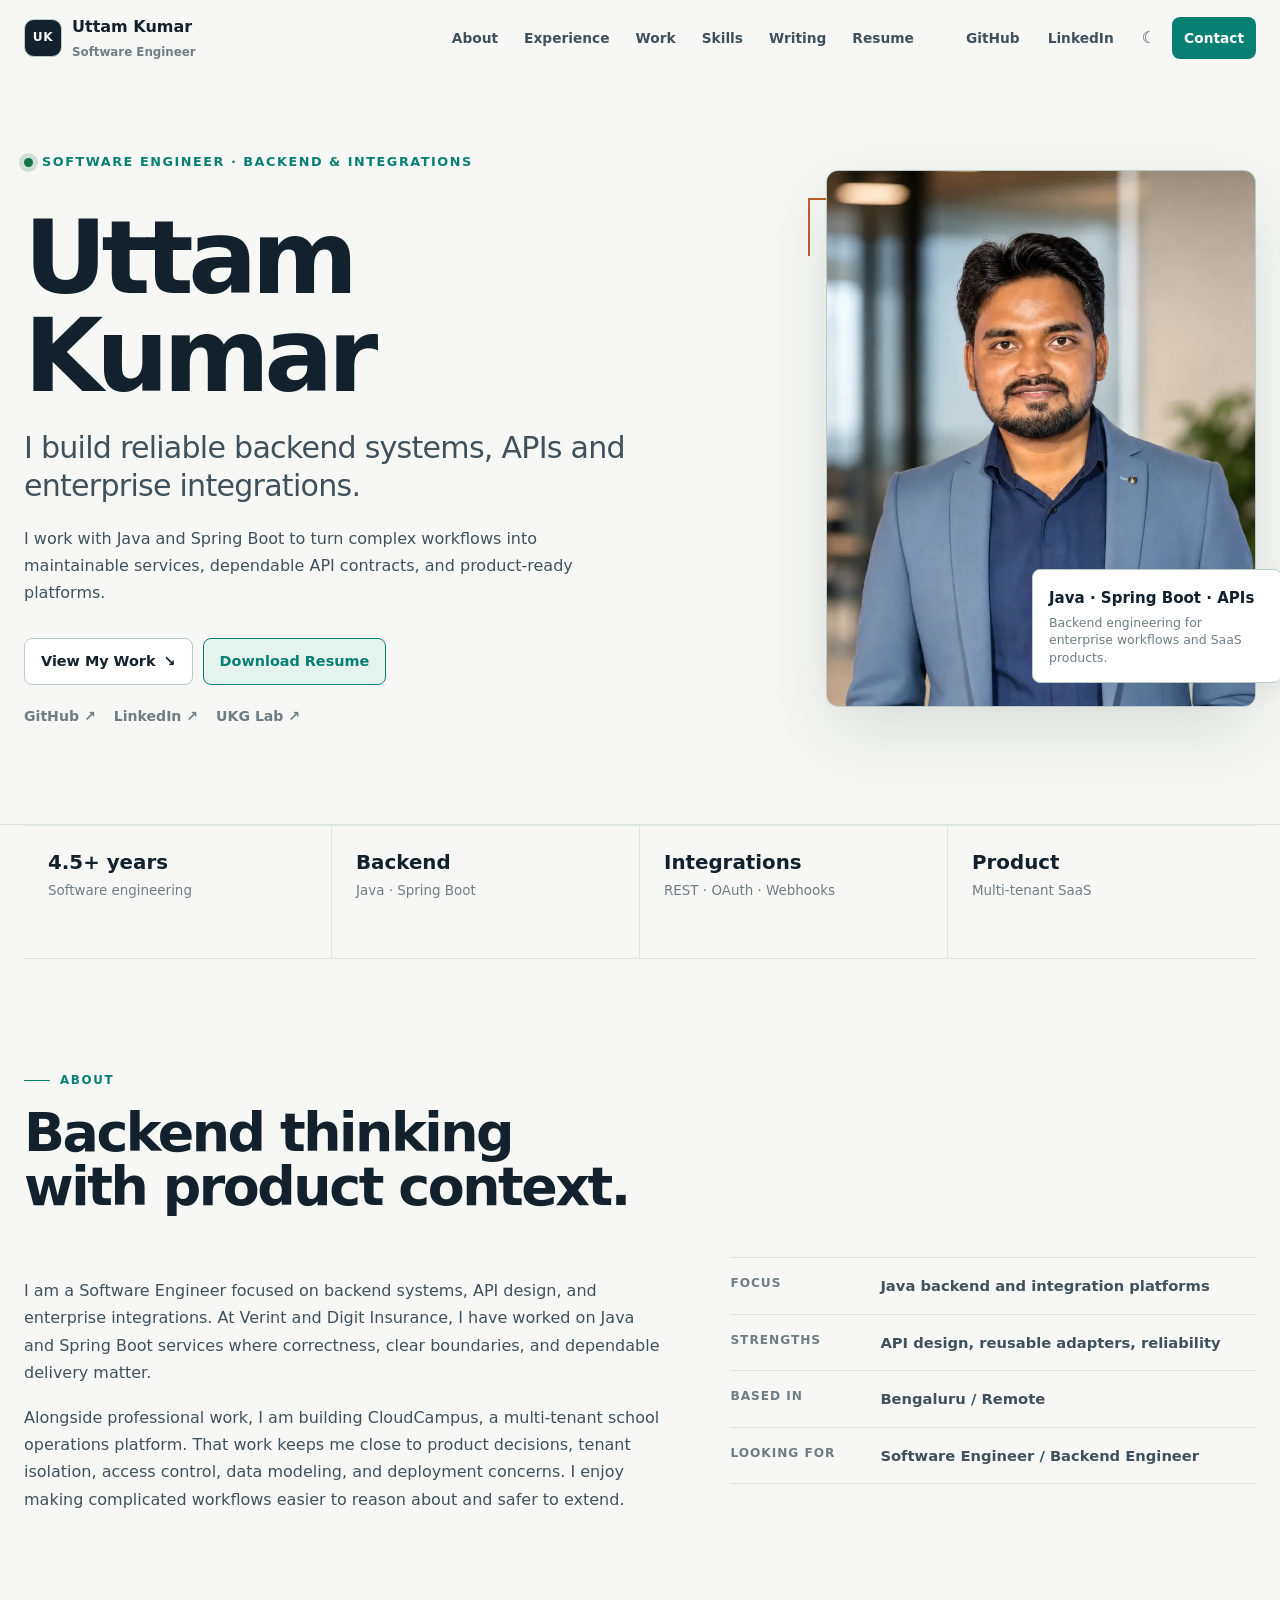
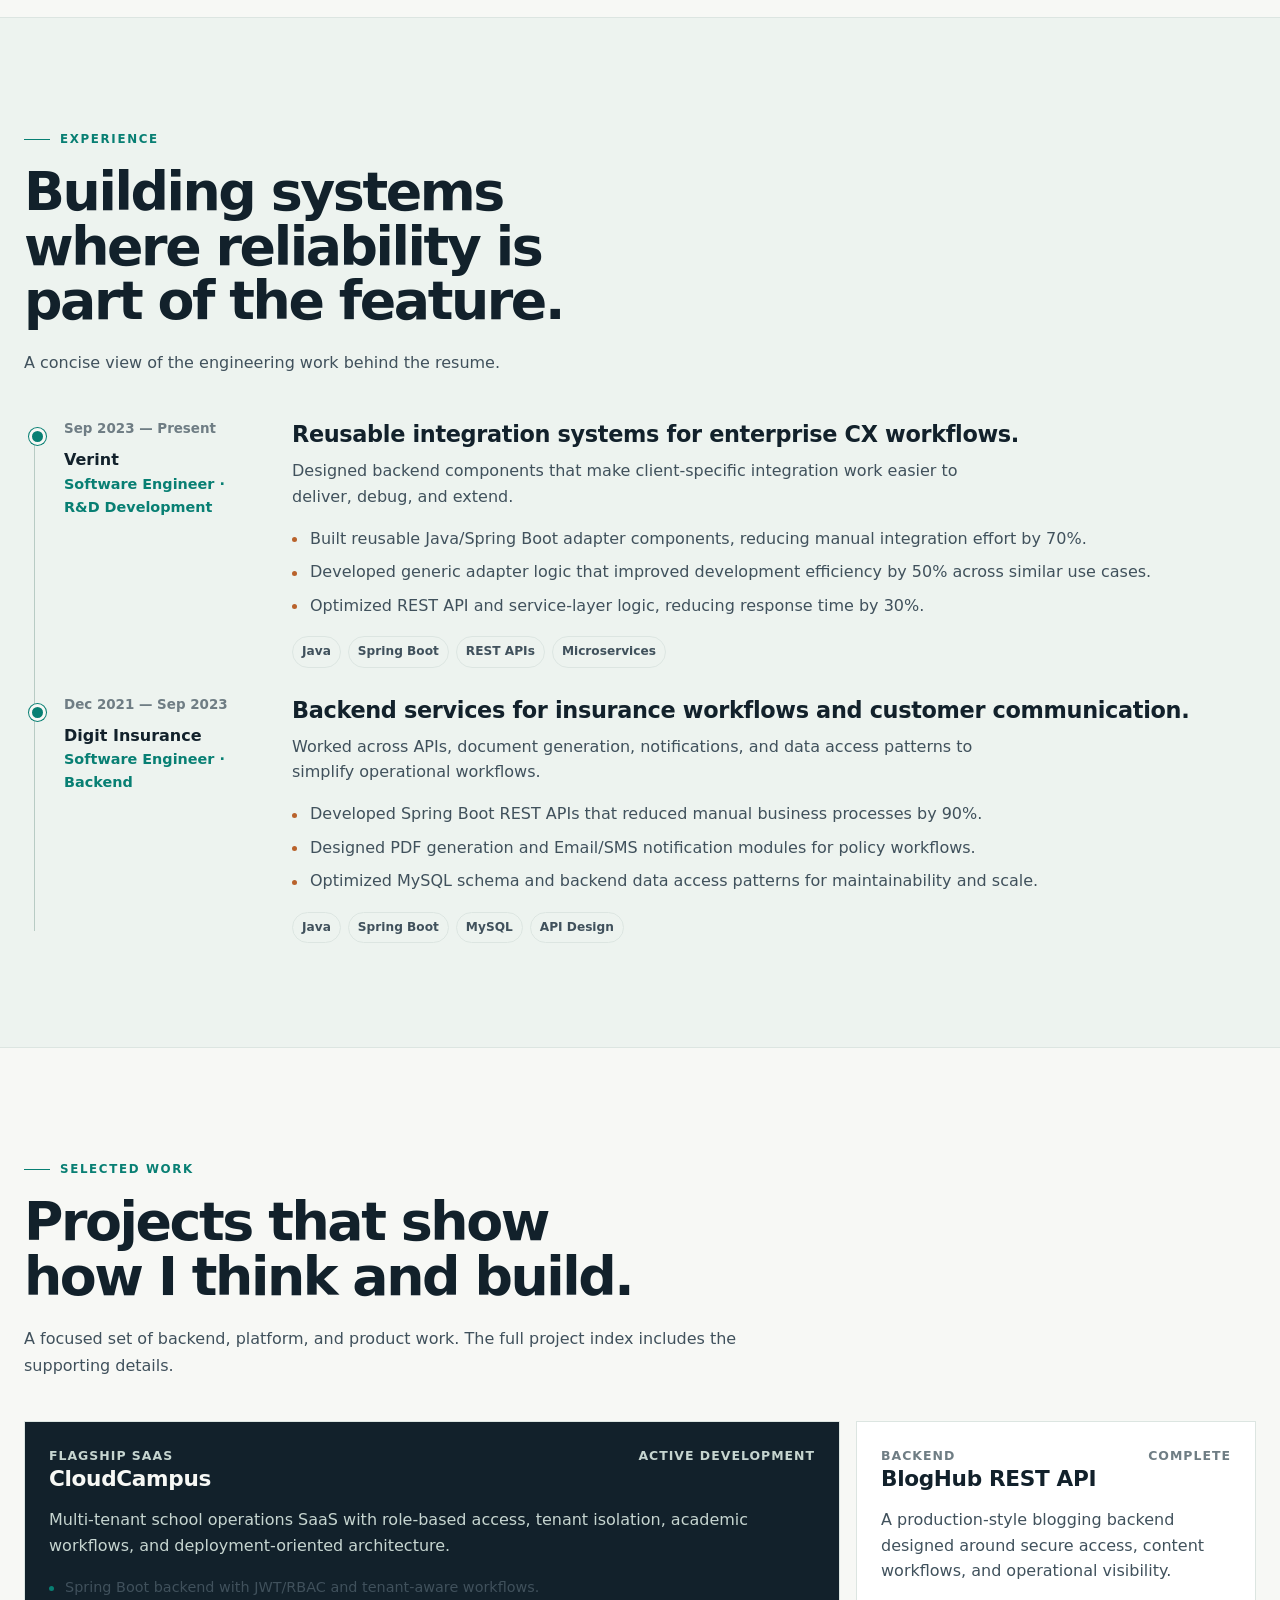
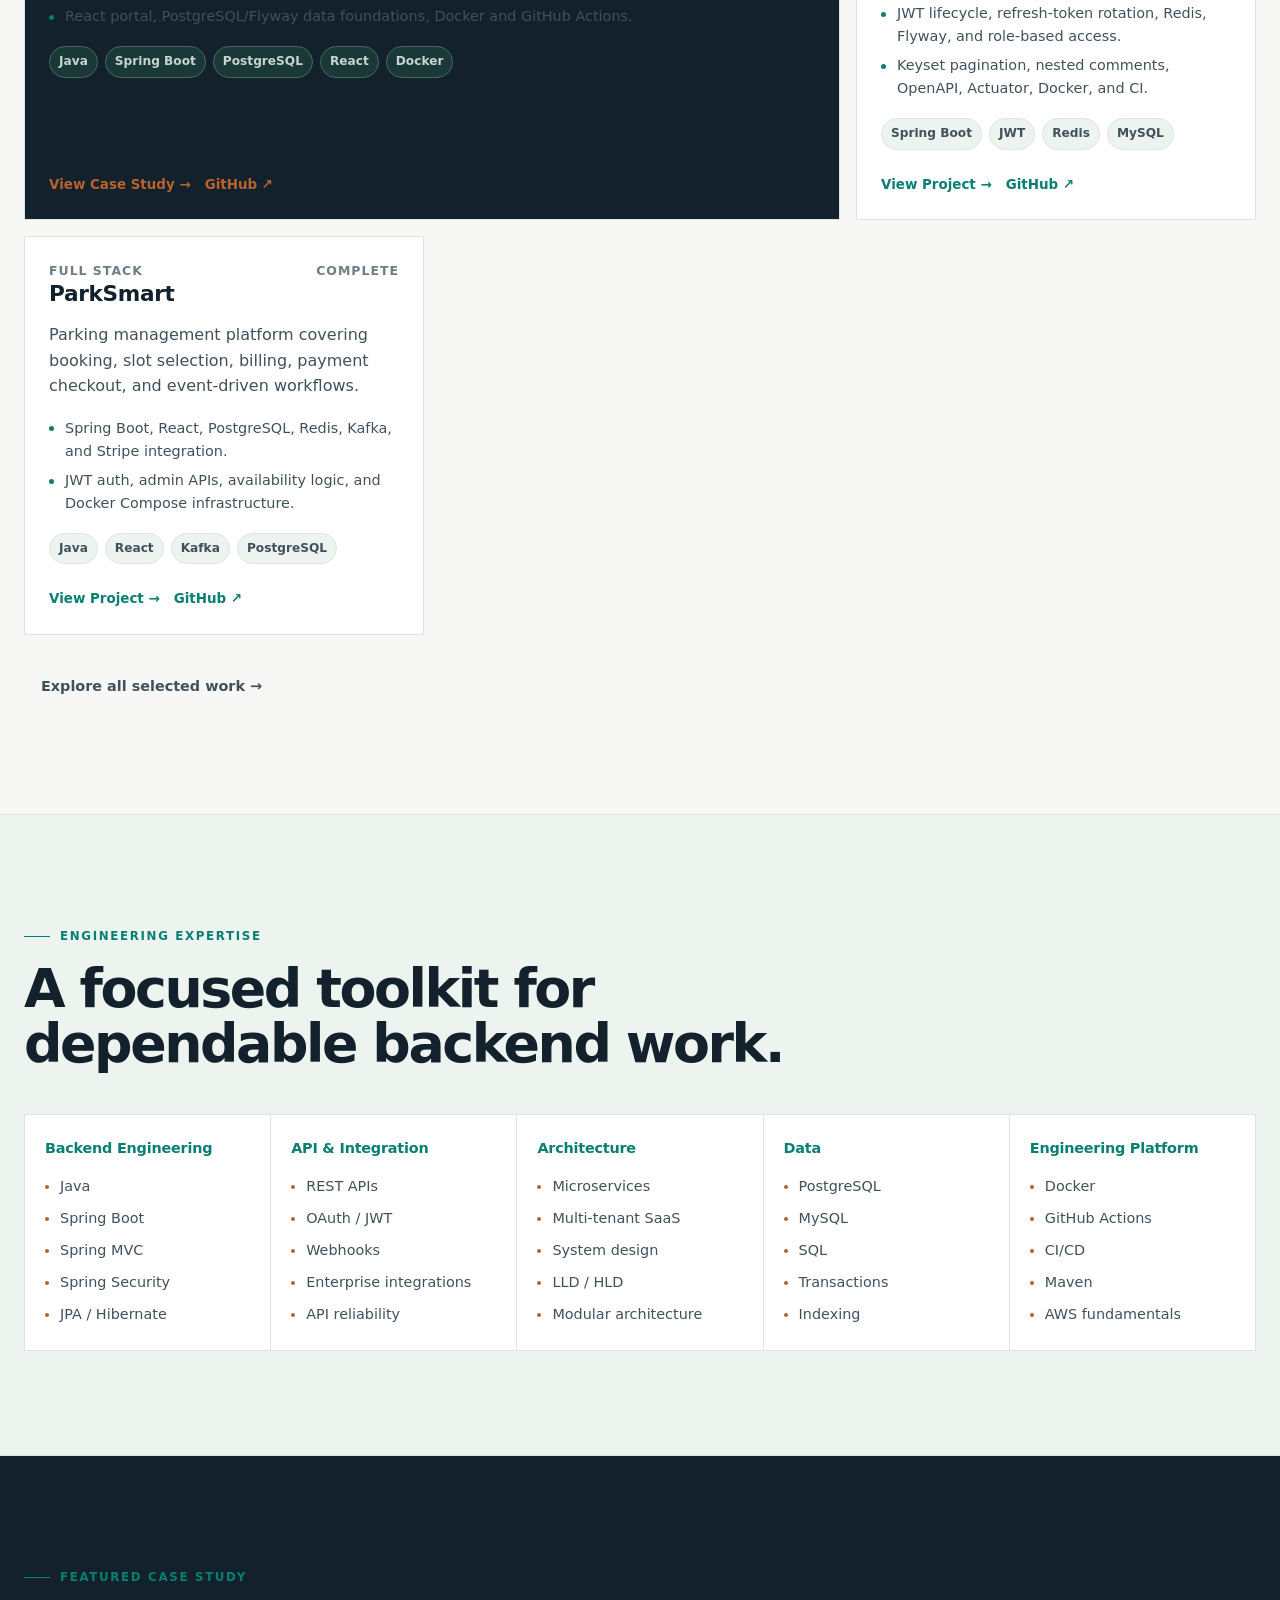
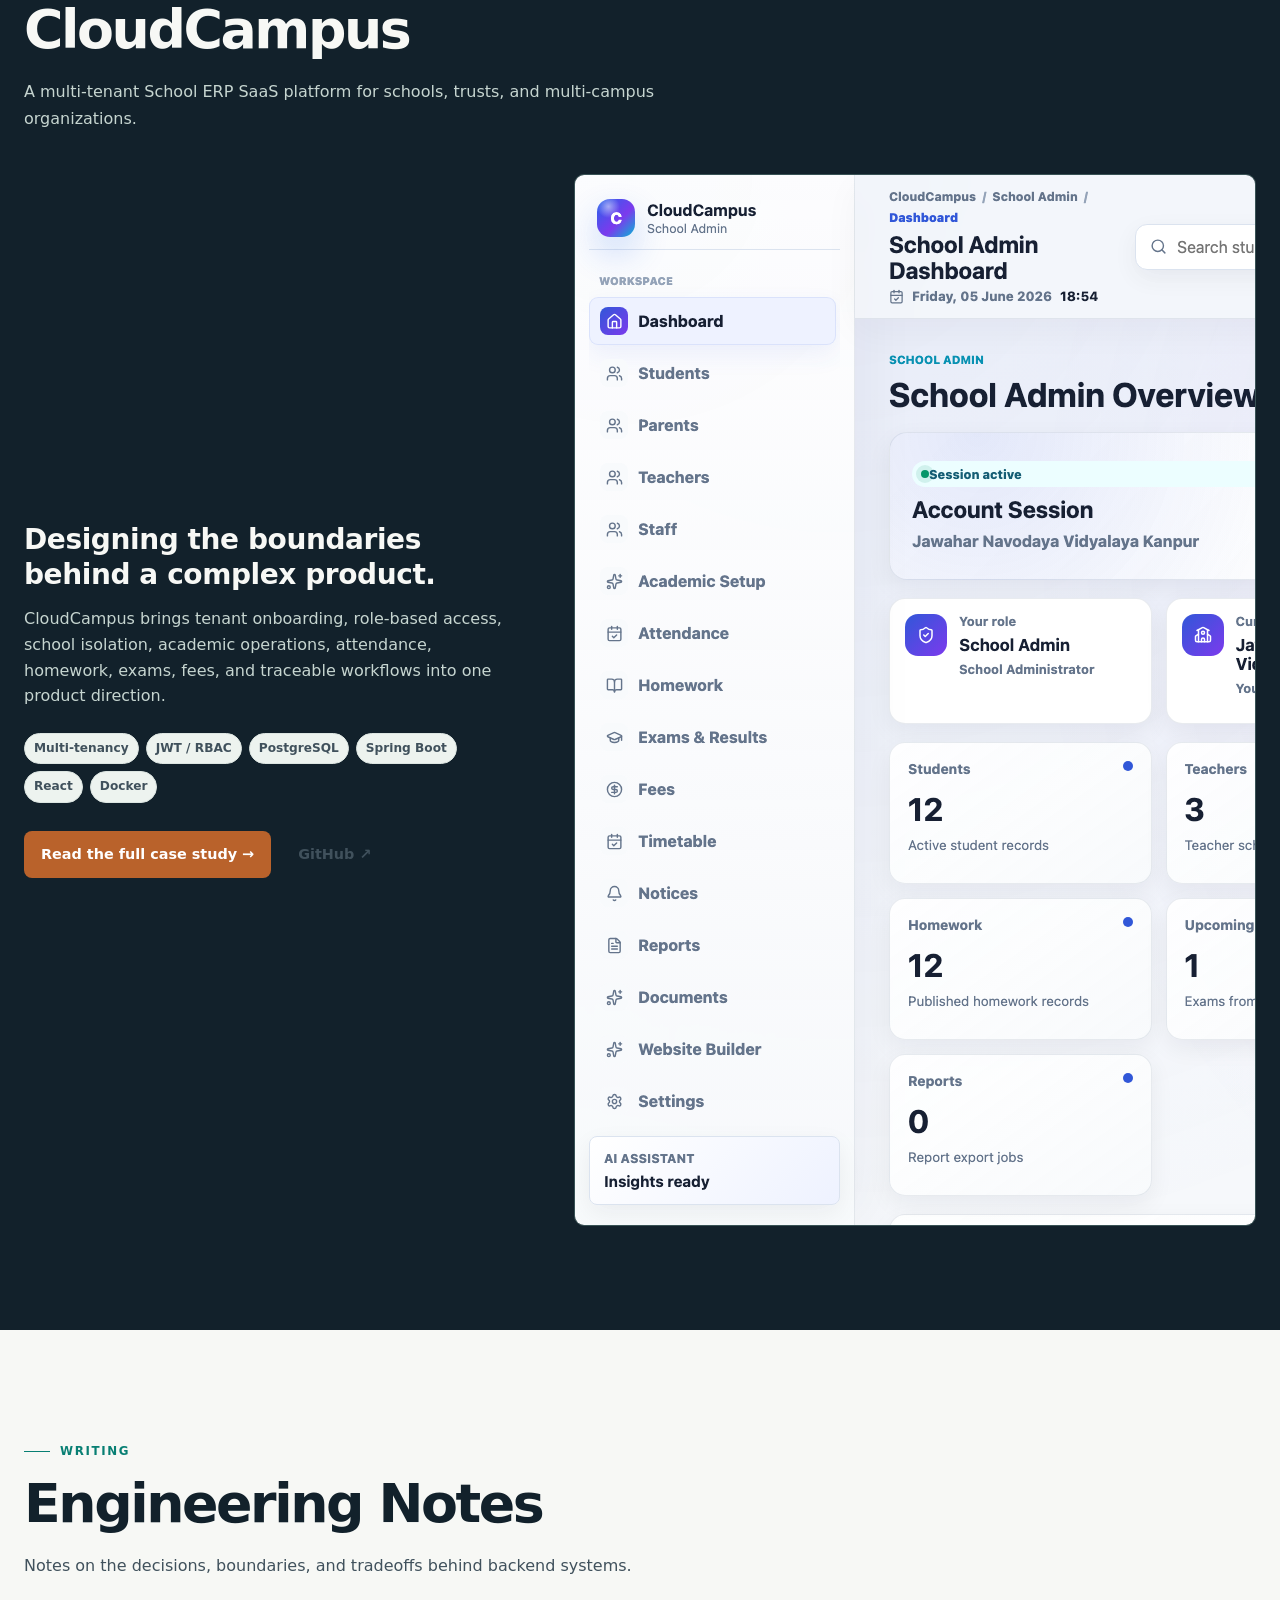
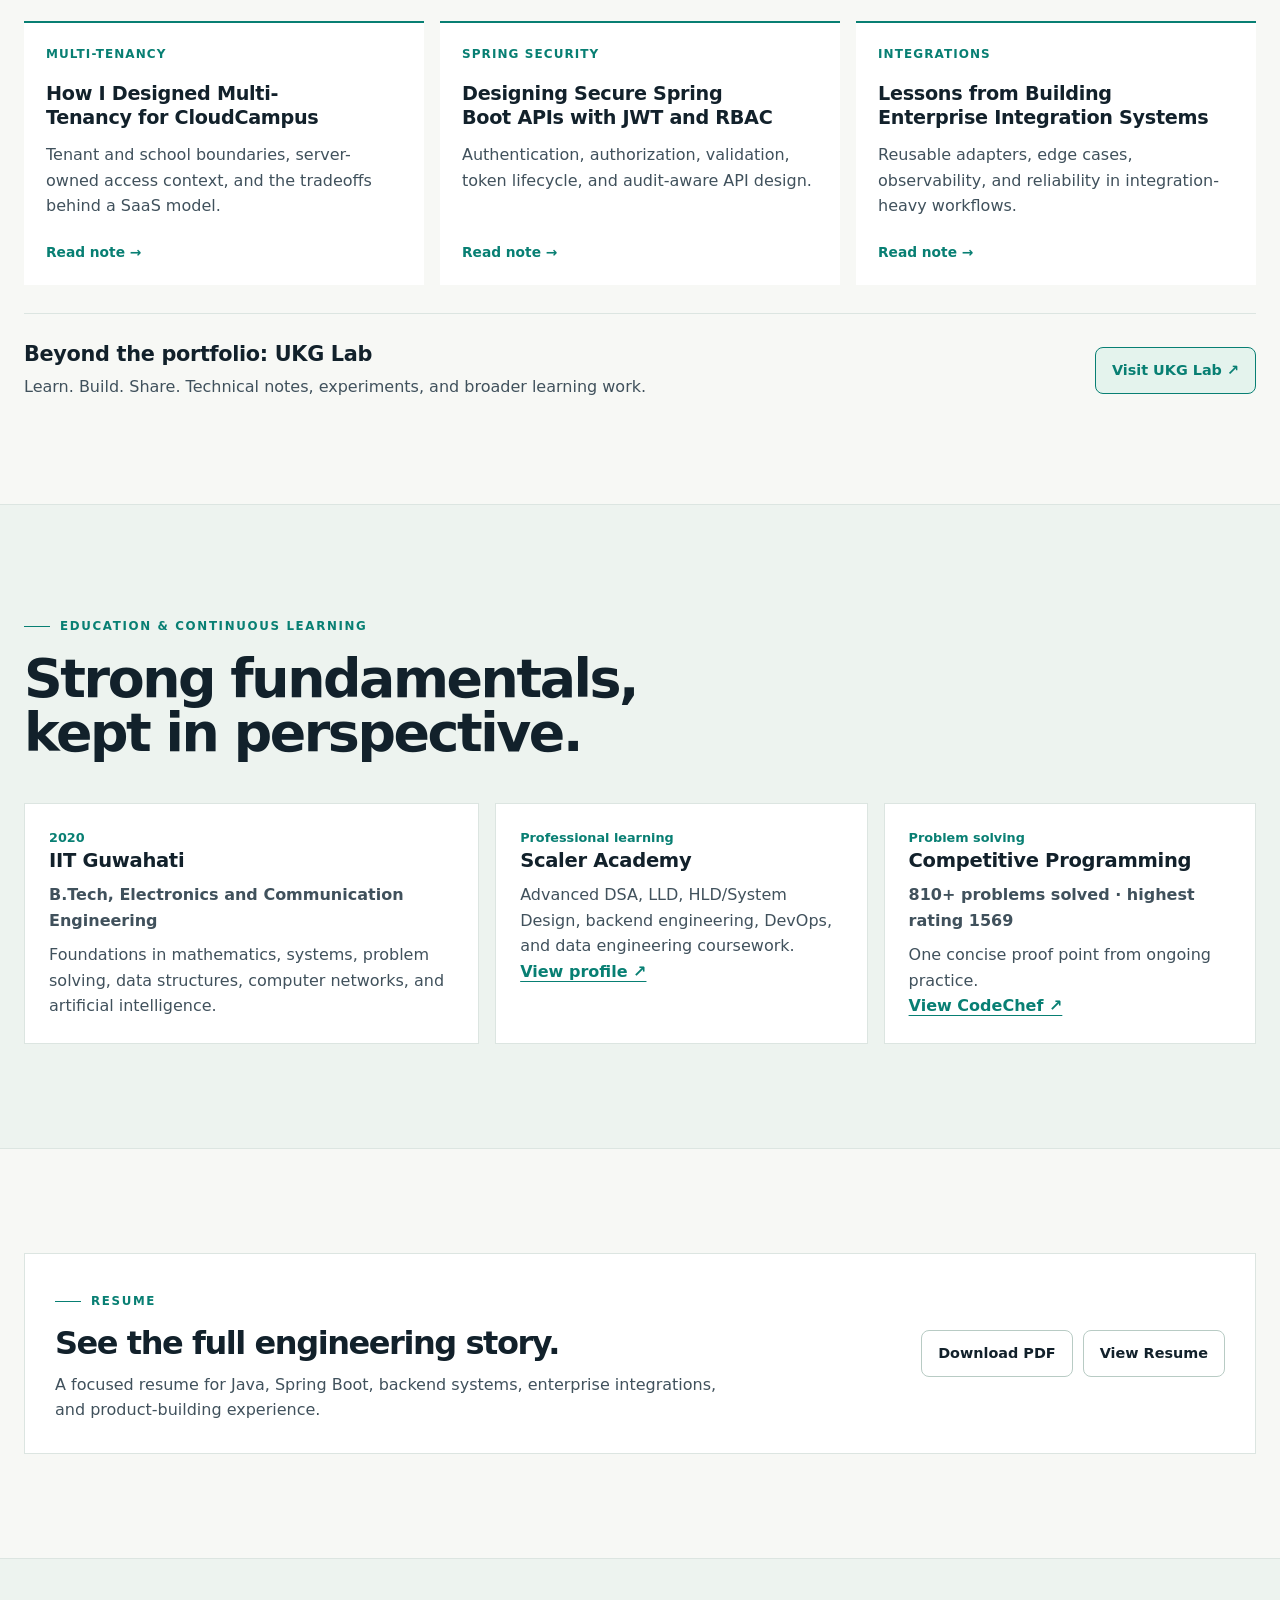
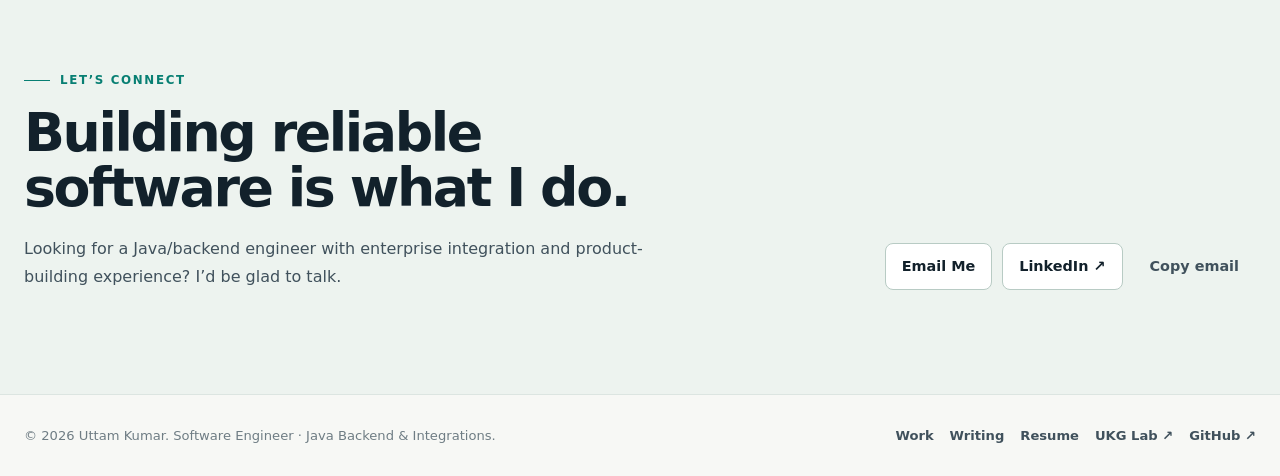
<file: index.html>
<!doctype html>
<html lang="en">
<head>
  <meta charset="utf-8">
  <meta name="viewport" content="width=device-width, initial-scale=1">
  <meta name="description" content="Uttam Kumar is a Software Engineer focused on Java, Spring Boot, backend systems, REST APIs, enterprise integrations, and multi-tenant SaaS.">
  <meta name="author" content="Uttam Kumar">
  <meta name="robots" content="index, follow">
  <link rel="canonical" href="https://uttam.mycloudcampus.in/">
  <meta property="og:site_name" content="Uttam Kumar">
  <meta property="og:title" content="Uttam Kumar | Java Backend & Software Engineer">
  <meta property="og:description" content="Software Engineer building reliable Java backend systems, APIs, enterprise integrations, and SaaS platforms.">
  <meta property="og:type" content="website">
  <meta property="og:url" content="https://uttam.mycloudcampus.in/">
  <meta property="og:image" content="https://uttam.mycloudcampus.in/assets/images/og-image.png">
  <meta property="og:image:width" content="1200">
  <meta property="og:image:height" content="630">
  <meta property="og:image:alt" content="Uttam Kumar, Software Engineer focused on Java backend systems and integrations">
  <meta name="twitter:card" content="summary_large_image">
  <meta name="twitter:title" content="Uttam Kumar | Java Backend & Software Engineer">
  <meta name="twitter:description" content="Java, Spring Boot, backend systems, REST APIs, enterprise integrations, and multi-tenant SaaS.">
  <meta name="twitter:image" content="https://uttam.mycloudcampus.in/assets/images/og-image.png">
  <meta name="theme-color" content="#f7f8f5">
  <link rel="icon" href="favicon.svg" type="image/svg+xml">
  <link rel="stylesheet" href="assets/site.css">
  <title>Uttam Kumar | Java Backend & Software Engineer</title>
  <script type="application/ld+json">
  {
    "@context": "https://schema.org",
    "@graph": [
      {
        "@type": "Person",
        "name": "Uttam Kumar",
        "jobTitle": "Software Engineer",
        "url": "https://uttam.mycloudcampus.in/",
        "image": "https://uttam.mycloudcampus.in/assets/images/uttam-kumar-profile.jpg",
        "email": "mailto:uttamkumar3797@gmail.com",
        "alumniOf": { "@type": "CollegeOrUniversity", "name": "Indian Institute of Technology Guwahati" },
        "sameAs": [
          "https://github.com/uttamkumar37",
          "https://linkedin.com/in/uttamkumar37",
          "https://www.scaler.com/academy/profile/8a2951f7f6c5/",
          "https://www.codechef.com/users/uttam_iitg"
        ],
        "knowsAbout": ["Java", "Spring Boot", "Backend Engineering", "REST APIs", "Enterprise Integrations", "Microservices", "PostgreSQL", "Multi-Tenant SaaS", "Docker", "System Design"]
      },
      {
        "@type": "WebSite",
        "name": "Uttam Kumar Portfolio",
        "url": "https://uttam.mycloudcampus.in/",
        "description": "Professional portfolio for Uttam Kumar, Software Engineer focused on Java backend systems and integrations."
      }
    ]
  }
  </script>
</head>
<body>
  <a class="skip-link" href="#main-content">Skip to content</a>
  <header class="site-header">
    <div class="container nav">
      <a class="brand" href="./" aria-label="Uttam Kumar home">
        <span class="brand-mark" aria-hidden="true">UK</span>
        <span><span class="brand-name" data-profile="name">Uttam Kumar</span><span class="brand-role">Software Engineer</span></span>
      </a>
      <button class="nav-toggle" type="button" aria-label="Open navigation" aria-expanded="false">
        <span></span><span></span><span></span>
      </button>
      <nav class="nav-links" aria-label="Primary navigation">
        <a href="#about">About</a>
        <a href="#experience">Experience</a>
        <a href="projects/">Work</a>
        <a href="#skills">Skills</a>
        <a href="writing/">Writing</a>
        <a href="resume/">Resume</a>
      </nav>
      <div class="nav-actions">
        <a class="nav-quiet" href="https://github.com/uttamkumar37" target="_blank" rel="noopener noreferrer" aria-label="GitHub profile">GitHub</a>
        <a class="nav-quiet" href="https://linkedin.com/in/uttamkumar37" target="_blank" rel="noopener noreferrer" aria-label="LinkedIn profile">LinkedIn</a>
        <button class="theme-toggle" type="button" data-theme-toggle aria-label="Switch theme" title="Switch theme"><span class="theme-icon" aria-hidden="true">☾</span></button>
        <a class="nav-contact" href="#contact">Contact</a>
      </div>
    </div>
  </header>

  <main id="main-content">
    <section id="home" class="hero">
      <div class="container hero-grid">
        <div class="hero-copy reveal">
          <div class="hero-kicker">Software Engineer · Backend &amp; Integrations</div>
          <h1 class="hero-title" data-profile="name">Uttam Kumar</h1>
          <p class="hero-statement">I build reliable backend systems, APIs and enterprise integrations.</p>
          <p class="lead">I work with Java and Spring Boot to turn complex workflows into maintainable services, dependable API contracts, and product-ready platforms.</p>
          <div class="button-row hero-actions">
            <a class="button button-primary" href="#work">View My Work <span aria-hidden="true">↘</span></a>
            <a class="button button-secondary" data-profile-href="resume" href="/resume/Uttam_Kumar_Java_Backend_Engineer_4_Plus_Yrs_Resume.pdf" download>Download Resume</a>
          </div>
          <div class="hero-socials" aria-label="Social links">
            <a href="https://github.com/uttamkumar37" target="_blank" rel="noopener noreferrer">GitHub ↗</a>
            <a href="https://linkedin.com/in/uttamkumar37" target="_blank" rel="noopener noreferrer">LinkedIn ↗</a>
            <a href="https://ukglab.com" target="_blank" rel="noopener noreferrer">UKG Lab ↗</a>
          </div>
        </div>
        <div class="portrait-wrap reveal">
          <div class="portrait-frame">
            <picture>
              <source srcset="assets/images/uttam-kumar-linkedin.webp" type="image/webp">
              <img src="assets/images/Uttam_linkedin.png" alt="Uttam Kumar, Software Engineer focused on Java backend systems" width="1122" height="1402" fetchpriority="high">
            </picture>
          </div>
          <div class="portrait-caption"><strong>Java · Spring Boot · APIs</strong><span>Backend engineering for enterprise workflows and SaaS products.</span></div>
        </div>
      </div>
    </section>

    <section id="snapshot" aria-label="Professional snapshot">
      <div class="container">
        <div class="metric-strip">
          <div class="metric-item"><div class="metric-value" data-profile="career.experience">4.5+ years</div><div class="metric-label">Software engineering</div></div>
          <div class="metric-item"><div class="metric-value">Backend</div><div class="metric-label">Java · Spring Boot</div></div>
          <div class="metric-item"><div class="metric-value">Integrations</div><div class="metric-label">REST · OAuth · Webhooks</div></div>
          <div class="metric-item"><div class="metric-value">Product</div><div class="metric-label">Multi-tenant SaaS</div></div>
        </div>
      </div>
    </section>

    <section id="about" class="section">
      <div class="container">
        <div class="section-heading"><span class="eyebrow">About</span><h2>Backend thinking with product context.</h2></div>
        <div class="about-grid">
          <div class="about-copy">
            <p class="section-copy">I am a Software Engineer focused on backend systems, API design, and enterprise integrations. At Verint and Digit Insurance, I have worked on Java and Spring Boot services where correctness, clear boundaries, and dependable delivery matter.</p>
            <p class="section-copy">Alongside professional work, I am building CloudCampus, a multi-tenant school operations platform. That work keeps me close to product decisions, tenant isolation, access control, data modeling, and deployment concerns. I enjoy making complicated workflows easier to reason about and safer to extend.</p>
          </div>
          <dl class="signal-list">
            <div><dt>Focus</dt><dd>Java backend and integration platforms</dd></div>
            <div><dt>Strengths</dt><dd>API design, reusable adapters, reliability</dd></div>
            <div><dt>Based in</dt><dd data-profile="career.location">Bengaluru / Remote</dd></div>
            <div><dt>Looking for</dt><dd data-profile="career.targetRole">Software Engineer / Backend Engineer</dd></div>
          </dl>
        </div>
      </div>
    </section>

    <section id="experience" class="section section-band">
      <div class="container">
        <div class="section-heading"><span class="eyebrow">Experience</span><h2>Building systems where reliability is part of the feature.</h2><p class="section-copy">A concise view of the engineering work behind the resume.</p></div>
        <div class="timeline">
          <article class="timeline-item">
            <div><div class="timeline-time">Sep 2023 — Present</div><div class="timeline-company">Verint</div><div class="timeline-role">Software Engineer · R&amp;D Development</div></div>
            <div class="timeline-content"><h3>Reusable integration systems for enterprise CX workflows.</h3><p>Designed backend components that make client-specific integration work easier to deliver, debug, and extend.</p><ul class="timeline-list"><li>Built reusable Java/Spring Boot adapter components, reducing manual integration effort by 70%.</li><li>Developed generic adapter logic that improved development efficiency by 50% across similar use cases.</li><li>Optimized REST API and service-layer logic, reducing response time by 30%.</li></ul><div class="tag-list"><span class="tag">Java</span><span class="tag">Spring Boot</span><span class="tag">REST APIs</span><span class="tag">Microservices</span></div></div>
          </article>
          <article class="timeline-item">
            <div><div class="timeline-time">Dec 2021 — Sep 2023</div><div class="timeline-company">Digit Insurance</div><div class="timeline-role">Software Engineer · Backend</div></div>
            <div class="timeline-content"><h3>Backend services for insurance workflows and customer communication.</h3><p>Worked across APIs, document generation, notifications, and data access patterns to simplify operational workflows.</p><ul class="timeline-list"><li>Developed Spring Boot REST APIs that reduced manual business processes by 90%.</li><li>Designed PDF generation and Email/SMS notification modules for policy workflows.</li><li>Optimized MySQL schema and backend data access patterns for maintainability and scale.</li></ul><div class="tag-list"><span class="tag">Java</span><span class="tag">Spring Boot</span><span class="tag">MySQL</span><span class="tag">API Design</span></div></div>
          </article>
        </div>
      </div>
    </section>

    <section id="work" class="section">
      <div class="container">
        <div class="section-heading"><span class="eyebrow">Selected Work</span><h2>Projects that show how I think and build.</h2><p class="section-copy">A focused set of backend, platform, and product work. The full project index includes the supporting details.</p></div>
        <div class="work-grid">
          <article class="work-card featured">
            <div class="work-meta"><span>Flagship SaaS</span><span>Active development</span></div>
            <h3>CloudCampus</h3>
            <p>Multi-tenant school operations SaaS with role-based access, tenant isolation, academic workflows, and deployment-oriented architecture.</p>
            <ul class="work-highlights"><li>Spring Boot backend with JWT/RBAC and tenant-aware workflows.</li><li>React portal, PostgreSQL/Flyway data foundations, Docker and GitHub Actions.</li></ul>
            <div class="tag-list"><span class="tag">Java</span><span class="tag">Spring Boot</span><span class="tag">PostgreSQL</span><span class="tag">React</span><span class="tag">Docker</span></div>
            <div class="work-links"><a class="work-link" href="projects/cloudcampus/">View Case Study →</a><a class="work-link" href="https://github.com/uttamkumar37/CloudCampus" target="_blank" rel="noopener noreferrer">GitHub ↗</a></div>
          </article>
          <article class="work-card">
            <div class="work-meta"><span>Backend</span><span>Complete</span></div>
            <h3>BlogHub REST API</h3>
            <p>A production-style blogging backend designed around secure access, content workflows, and operational visibility.</p>
            <ul class="work-highlights"><li>JWT lifecycle, refresh-token rotation, Redis, Flyway, and role-based access.</li><li>Keyset pagination, nested comments, OpenAPI, Actuator, Docker, and CI.</li></ul>
            <div class="tag-list"><span class="tag">Spring Boot</span><span class="tag">JWT</span><span class="tag">Redis</span><span class="tag">MySQL</span></div>
            <div class="work-links"><a class="work-link" href="projects/bloghub/">View Project →</a><a class="work-link" href="https://github.com/uttamkumar37/bloghub-rest-api" target="_blank" rel="noopener noreferrer">GitHub ↗</a></div>
          </article>
          <article class="work-card">
            <div class="work-meta"><span>Full stack</span><span>Complete</span></div>
            <h3>ParkSmart</h3>
            <p>Parking management platform covering booking, slot selection, billing, payment checkout, and event-driven workflows.</p>
            <ul class="work-highlights"><li>Spring Boot, React, PostgreSQL, Redis, Kafka, and Stripe integration.</li><li>JWT auth, admin APIs, availability logic, and Docker Compose infrastructure.</li></ul>
            <div class="tag-list"><span class="tag">Java</span><span class="tag">React</span><span class="tag">Kafka</span><span class="tag">PostgreSQL</span></div>
            <div class="work-links"><a class="work-link" href="projects/parksmart/">View Project →</a><a class="work-link" href="https://github.com/uttamkumar37/parking-lot" target="_blank" rel="noopener noreferrer">GitHub ↗</a></div>
          </article>
        </div>
        <div class="button-row" style="margin-top:28px"><a class="button button-ghost" href="projects/">Explore all selected work →</a></div>
      </div>
    </section>

    <section id="skills" class="section section-band">
      <div class="container">
        <div class="section-heading"><span class="eyebrow">Engineering Expertise</span><h2>A focused toolkit for dependable backend work.</h2></div>
        <div class="expertise-grid">
          <article class="expertise-group"><h3>Backend Engineering</h3><ul><li>Java</li><li>Spring Boot</li><li>Spring MVC</li><li>Spring Security</li><li>JPA / Hibernate</li></ul></article>
          <article class="expertise-group"><h3>API &amp; Integration</h3><ul><li>REST APIs</li><li>OAuth / JWT</li><li>Webhooks</li><li>Enterprise integrations</li><li>API reliability</li></ul></article>
          <article class="expertise-group"><h3>Architecture</h3><ul><li>Microservices</li><li>Multi-tenant SaaS</li><li>System design</li><li>LLD / HLD</li><li>Modular architecture</li></ul></article>
          <article class="expertise-group"><h3>Data</h3><ul><li>PostgreSQL</li><li>MySQL</li><li>SQL</li><li>Transactions</li><li>Indexing</li></ul></article>
          <article class="expertise-group"><h3>Engineering Platform</h3><ul><li>Docker</li><li>GitHub Actions</li><li>CI/CD</li><li>Maven</li><li>AWS fundamentals</li></ul></article>
        </div>
      </div>
    </section>

    <section id="cloudcampus" class="section section-dark">
      <div class="container">
        <div class="section-heading"><span class="eyebrow">Featured Case Study</span><h2>CloudCampus</h2><p class="section-copy">A multi-tenant School ERP SaaS platform for schools, trusts, and multi-campus organizations.</p></div>
        <div class="feature-grid">
          <div class="feature-copy"><h3>Designing the boundaries behind a complex product.</h3><p>CloudCampus brings tenant onboarding, role-based access, school isolation, academic operations, attendance, homework, exams, fees, and traceable workflows into one product direction.</p><div class="tag-list"><span class="tag">Multi-tenancy</span><span class="tag">JWT / RBAC</span><span class="tag">PostgreSQL</span><span class="tag">Spring Boot</span><span class="tag">React</span><span class="tag">Docker</span></div><div class="button-row" style="margin-top:28px"><a class="button button-warm" href="projects/cloudcampus/">Read the full case study →</a><a class="button button-ghost" href="https://github.com/uttamkumar37/CloudCampus" target="_blank" rel="noopener noreferrer">GitHub ↗</a></div></div>
          <div class="feature-media"><img src="assets/images/cloudcampus/school-admin-dashboard.png" alt="CloudCampus school admin dashboard showing operational metrics and school workflows" loading="lazy" width="1440" height="1050"></div>
        </div>
      </div>
    </section>

    <section id="writing" class="section">
      <div class="container">
        <div class="section-heading"><span class="eyebrow">Writing</span><h2>Engineering Notes</h2><p class="section-copy">Notes on the decisions, boundaries, and tradeoffs behind backend systems.</p></div>
        <div class="writing-grid">
          <article class="writing-card"><div class="writing-type">Multi-tenancy</div><h3>How I Designed Multi-Tenancy for CloudCampus</h3><p>Tenant and school boundaries, server-owned access context, and the tradeoffs behind a SaaS model.</p><a href="writing/cloudcampus-multi-tenancy/">Read note →</a></article>
          <article class="writing-card"><div class="writing-type">Spring Security</div><h3>Designing Secure Spring Boot APIs with JWT and RBAC</h3><p>Authentication, authorization, validation, token lifecycle, and audit-aware API design.</p><a href="writing/spring-boot-jwt-rbac/">Read note →</a></article>
          <article class="writing-card"><div class="writing-type">Integrations</div><h3>Lessons from Building Enterprise Integration Systems</h3><p>Reusable adapters, edge cases, observability, and reliability in integration-heavy workflows.</p><a href="writing/enterprise-integration-adapters/">Read note →</a></article>
        </div>
        <div class="lab-callout"><div><h3>Beyond the portfolio: <span>UKG Lab</span></h3><p>Learn. Build. Share. Technical notes, experiments, and broader learning work.</p></div><a class="button button-secondary" data-profile-href="lab" href="https://ukglab.com" target="_blank" rel="noopener noreferrer">Visit UKG Lab ↗</a></div>
      </div>
    </section>

    <section id="education" class="section section-band">
      <div class="container">
        <div class="section-heading"><span class="eyebrow">Education &amp; Continuous Learning</span><h2>Strong fundamentals, kept in perspective.</h2></div>
        <div class="education-grid">
          <article class="education-item"><div class="education-meta">2020</div><h3>IIT Guwahati</h3><p><strong>B.Tech, Electronics and Communication Engineering</strong></p><p>Foundations in mathematics, systems, problem solving, data structures, computer networks, and artificial intelligence.</p></article>
          <article class="education-item"><div class="education-meta">Professional learning</div><h3>Scaler Academy</h3><p>Advanced DSA, LLD, HLD/System Design, backend engineering, DevOps, and data engineering coursework.</p><a class="link" href="https://www.scaler.com/academy/profile/8a2951f7f6c5/" target="_blank" rel="noopener noreferrer">View profile ↗</a></article>
          <article class="education-item"><div class="education-meta">Problem solving</div><h3>Competitive Programming</h3><p class="proof-line"><span data-profile="proof.codechefSolved">810+</span> problems solved · highest rating <span data-profile="proof.codechefRating">1569</span></p><p>One concise proof point from ongoing practice.</p><a class="link" href="https://www.codechef.com/users/uttam_iitg" target="_blank" rel="noopener noreferrer">View CodeChef ↗</a></article>
        </div>
      </div>
    </section>

    <section id="resume" class="section">
      <div class="container"><div class="resume-box"><div><span class="eyebrow">Resume</span><h2>See the full engineering story.</h2><p>A focused resume for Java, Spring Boot, backend systems, enterprise integrations, and product-building experience.</p></div><div class="button-row"><a class="button button-primary" data-profile-href="resume" href="/resume/Uttam_Kumar_Java_Backend_Engineer_4_Plus_Yrs_Resume.pdf" download>Download PDF</a><a class="button" href="resume/">View Resume</a></div></div></div>
    </section>

    <section id="contact" class="section cta">
      <div class="container cta-grid"><div><span class="eyebrow">Let’s Connect</span><h2>Building reliable software is what I do.</h2><p class="lead">Looking for a Java/backend engineer with enterprise integration and product-building experience? I’d be glad to talk.</p></div><div class="cta-actions"><div class="button-row"><a class="button button-primary" data-profile-href="email" href="mailto:uttamkumar3797@gmail.com?subject=Software%20Engineering%20Opportunity">Email Me</a><a class="button" href="https://linkedin.com/in/uttamkumar37" target="_blank" rel="noopener noreferrer">LinkedIn ↗</a><button class="button button-ghost" type="button" data-copy-email>Copy email</button></div></div></div>
    </section>
  </main>

  <footer class="site-footer"><div class="container footer-inner"><p>© <span data-year>2026</span> Uttam Kumar. Software Engineer · Java Backend &amp; Integrations.</p><div class="footer-links"><a href="projects/">Work</a><a href="writing/">Writing</a><a href="resume/">Resume</a><a href="https://ukglab.com" target="_blank" rel="noopener noreferrer">UKG Lab ↗</a><a href="https://github.com/uttamkumar37" target="_blank" rel="noopener noreferrer">GitHub ↗</a></div></div></footer>
  <script src="assets/data/profile.js"></script>
  <script src="assets/site.js"></script>
</body>
</html>
</file>
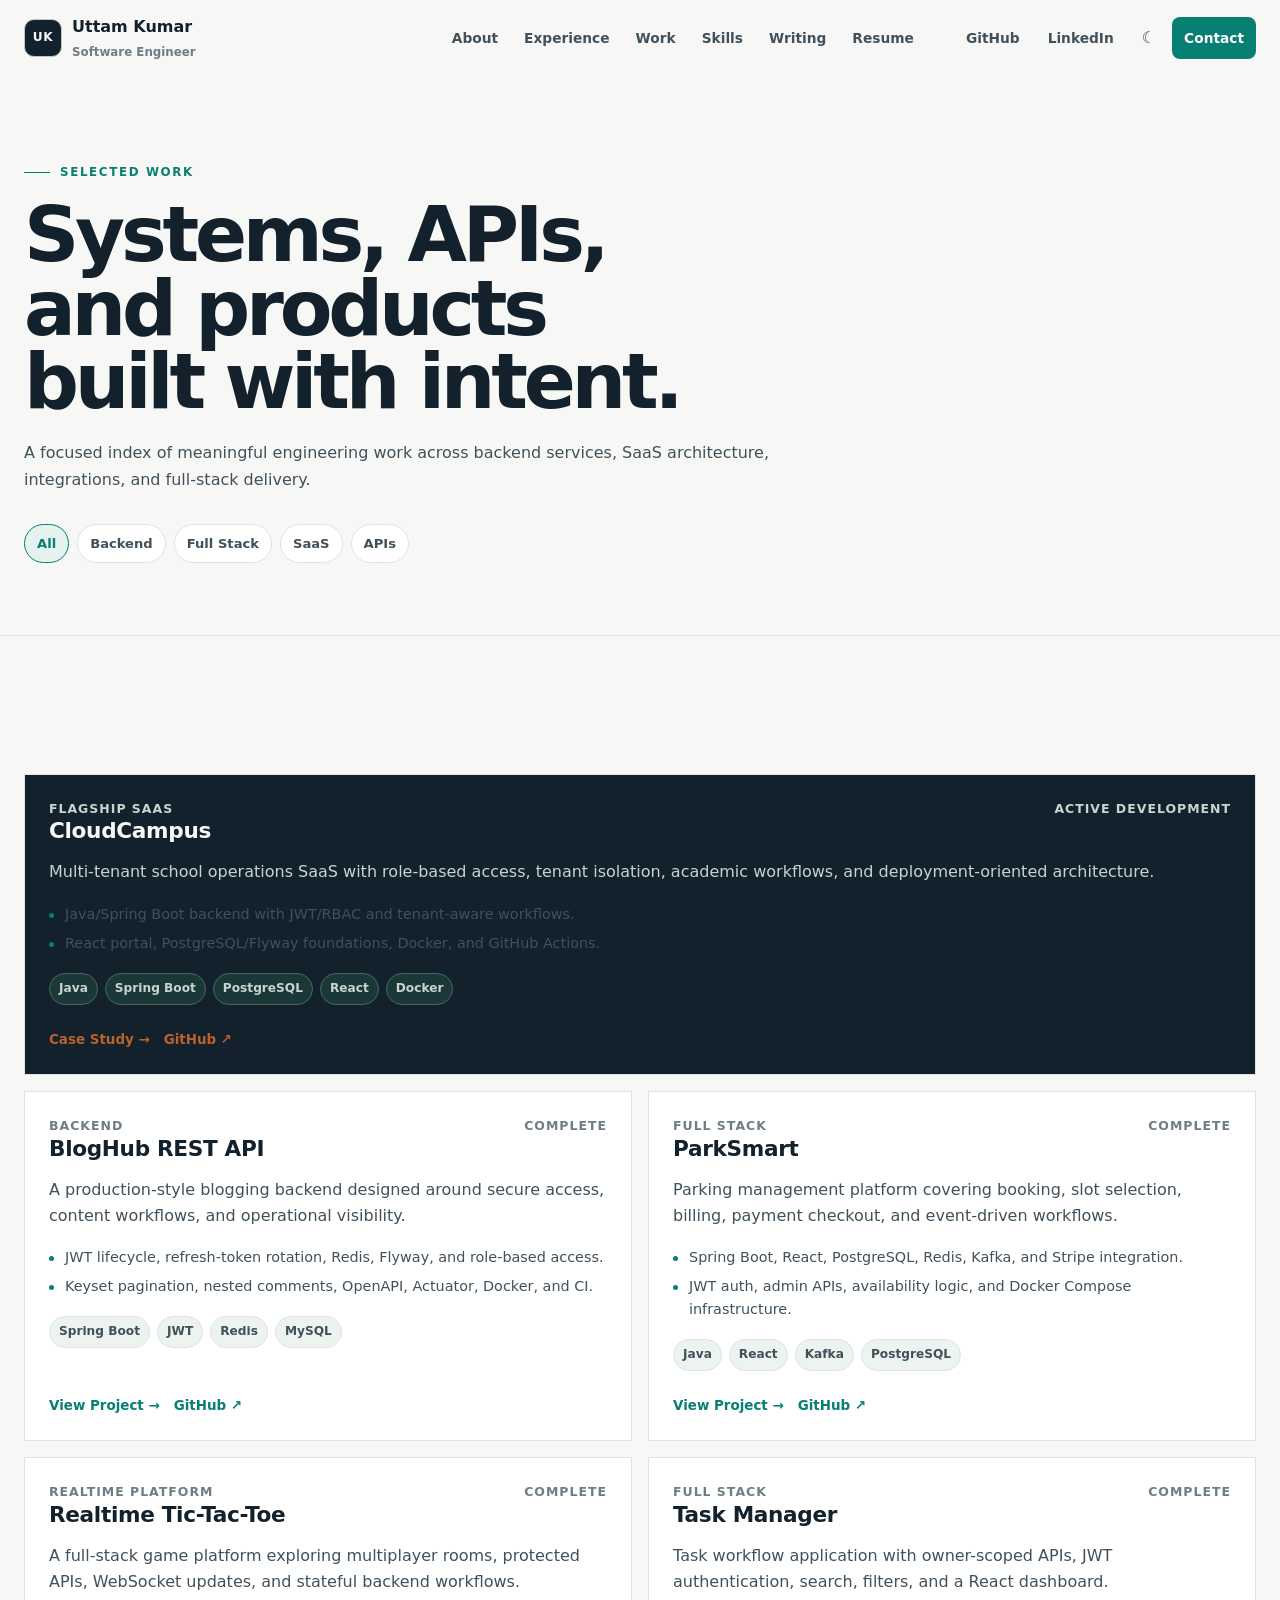
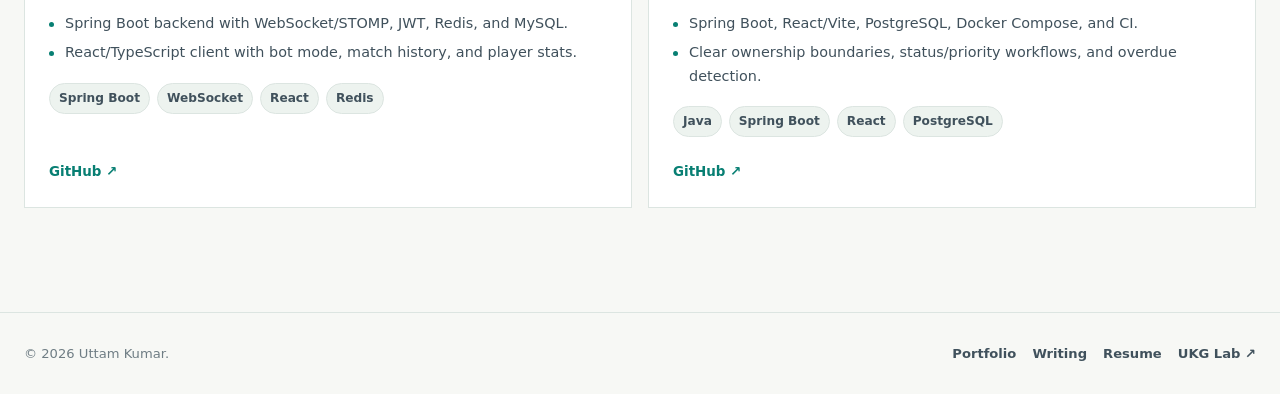
<file: projects/index.html>
<!doctype html>
<html lang="en">
<head>
  <meta charset="utf-8">
  <meta name="viewport" content="width=device-width, initial-scale=1">
  <meta name="description" content="Selected backend, API, SaaS, and full-stack projects by Uttam Kumar.">
  <meta name="robots" content="index, follow">
  <link rel="canonical" href="https://uttam.mycloudcampus.in/projects/">
  <link rel="icon" href="../favicon.svg" type="image/svg+xml">
  <link rel="stylesheet" href="../assets/site.css">
  <title>Selected Work | Uttam Kumar</title>
</head>
<body>
  <a class="skip-link" href="#main-content">Skip to content</a>
  <header class="site-header"><div class="container nav"><a class="brand" href="../" aria-label="Uttam Kumar home"><span class="brand-mark" aria-hidden="true">UK</span><span><span class="brand-name">Uttam Kumar</span><span class="brand-role">Software Engineer</span></span></a><button class="nav-toggle" type="button" aria-label="Open navigation" aria-expanded="false"><span></span><span></span><span></span></button><nav class="nav-links" aria-label="Primary navigation"><a href="../#about">About</a><a href="../#experience">Experience</a><a href="./">Work</a><a href="../#skills">Skills</a><a href="../writing/">Writing</a><a href="../resume/">Resume</a></nav><div class="nav-actions"><a class="nav-quiet" href="https://github.com/uttamkumar37" target="_blank" rel="noopener noreferrer">GitHub</a><a class="nav-quiet" href="https://linkedin.com/in/uttamkumar37" target="_blank" rel="noopener noreferrer">LinkedIn</a><button class="theme-toggle" type="button" data-theme-toggle aria-label="Switch theme"><span class="theme-icon" aria-hidden="true">☾</span></button><a class="nav-contact" href="../#contact">Contact</a></div></div></header>
  <main id="main-content">
    <section class="page-hero"><div class="container"><span class="eyebrow">Selected Work</span><h1>Systems, APIs, and products built with intent.</h1><p class="lead">A focused index of meaningful engineering work across backend services, SaaS architecture, integrations, and full-stack delivery.</p><div class="filter-bar" data-filter-bar aria-label="Filter projects"><button class="filter-button active" type="button" data-filter="all">All</button><button class="filter-button" type="button" data-filter="backend">Backend</button><button class="filter-button" type="button" data-filter="full-stack">Full Stack</button><button class="filter-button" type="button" data-filter="saas">SaaS</button><button class="filter-button" type="button" data-filter="api">APIs</button></div></div></section>
    <section class="section"><div class="container"><div class="project-list">
      <article class="work-card featured" data-project-card data-categories="saas full-stack api"><div class="work-meta"><span>Flagship SaaS</span><span>Active development</span></div><h3>CloudCampus</h3><p>Multi-tenant school operations SaaS with role-based access, tenant isolation, academic workflows, and deployment-oriented architecture.</p><ul class="work-highlights"><li>Java/Spring Boot backend with JWT/RBAC and tenant-aware workflows.</li><li>React portal, PostgreSQL/Flyway foundations, Docker, and GitHub Actions.</li></ul><div class="tag-list"><span class="tag">Java</span><span class="tag">Spring Boot</span><span class="tag">PostgreSQL</span><span class="tag">React</span><span class="tag">Docker</span></div><div class="work-links"><a class="work-link" href="cloudcampus/">Case Study →</a><a class="work-link" href="https://github.com/uttamkumar37/CloudCampus" target="_blank" rel="noopener noreferrer">GitHub ↗</a></div></article>
      <article class="work-card" data-project-card data-categories="backend api"><div class="work-meta"><span>Backend</span><span>Complete</span></div><h3>BlogHub REST API</h3><p>A production-style blogging backend designed around secure access, content workflows, and operational visibility.</p><ul class="work-highlights"><li>JWT lifecycle, refresh-token rotation, Redis, Flyway, and role-based access.</li><li>Keyset pagination, nested comments, OpenAPI, Actuator, Docker, and CI.</li></ul><div class="tag-list"><span class="tag">Spring Boot</span><span class="tag">JWT</span><span class="tag">Redis</span><span class="tag">MySQL</span></div><div class="work-links"><a class="work-link" href="bloghub/">View Project →</a><a class="work-link" href="https://github.com/uttamkumar37/bloghub-rest-api" target="_blank" rel="noopener noreferrer">GitHub ↗</a></div></article>
      <article class="work-card" data-project-card data-categories="backend full-stack api"><div class="work-meta"><span>Full stack</span><span>Complete</span></div><h3>ParkSmart</h3><p>Parking management platform covering booking, slot selection, billing, payment checkout, and event-driven workflows.</p><ul class="work-highlights"><li>Spring Boot, React, PostgreSQL, Redis, Kafka, and Stripe integration.</li><li>JWT auth, admin APIs, availability logic, and Docker Compose infrastructure.</li></ul><div class="tag-list"><span class="tag">Java</span><span class="tag">React</span><span class="tag">Kafka</span><span class="tag">PostgreSQL</span></div><div class="work-links"><a class="work-link" href="parksmart/">View Project →</a><a class="work-link" href="https://github.com/uttamkumar37/parking-lot" target="_blank" rel="noopener noreferrer">GitHub ↗</a></div></article>
      <article class="work-card" data-project-card data-categories="backend full-stack api"><div class="work-meta"><span>Realtime platform</span><span>Complete</span></div><h3>Realtime Tic-Tac-Toe</h3><p>A full-stack game platform exploring multiplayer rooms, protected APIs, WebSocket updates, and stateful backend workflows.</p><ul class="work-highlights"><li>Spring Boot backend with WebSocket/STOMP, JWT, Redis, and MySQL.</li><li>React/TypeScript client with bot mode, match history, and player stats.</li></ul><div class="tag-list"><span class="tag">Spring Boot</span><span class="tag">WebSocket</span><span class="tag">React</span><span class="tag">Redis</span></div><div class="work-links"><a class="work-link" href="https://github.com/uttamkumar37/tic-tac-toe" target="_blank" rel="noopener noreferrer">GitHub ↗</a></div></article>
      <article class="work-card" data-project-card data-categories="backend full-stack api"><div class="work-meta"><span>Full stack</span><span>Complete</span></div><h3>Task Manager</h3><p>Task workflow application with owner-scoped APIs, JWT authentication, search, filters, and a React dashboard.</p><ul class="work-highlights"><li>Spring Boot, React/Vite, PostgreSQL, Docker Compose, and CI.</li><li>Clear ownership boundaries, status/priority workflows, and overdue detection.</li></ul><div class="tag-list"><span class="tag">Java</span><span class="tag">Spring Boot</span><span class="tag">React</span><span class="tag">PostgreSQL</span></div><div class="work-links"><a class="work-link" href="https://github.com/uttamkumar37/task-manager" target="_blank" rel="noopener noreferrer">GitHub ↗</a></div></article>
    </div><p class="filter-empty" data-filter-empty>No projects match that filter.</p></div></section>
  </main>
  <footer class="site-footer"><div class="container footer-inner"><p>© <span data-year>2026</span> Uttam Kumar.</p><div class="footer-links"><a href="../">Portfolio</a><a href="../writing/">Writing</a><a href="../resume/">Resume</a><a href="https://ukglab.com" target="_blank" rel="noopener noreferrer">UKG Lab ↗</a></div></div></footer>
  <script src="../assets/data/profile.js"></script><script src="../assets/site.js"></script>
</body>
</html>
</file>
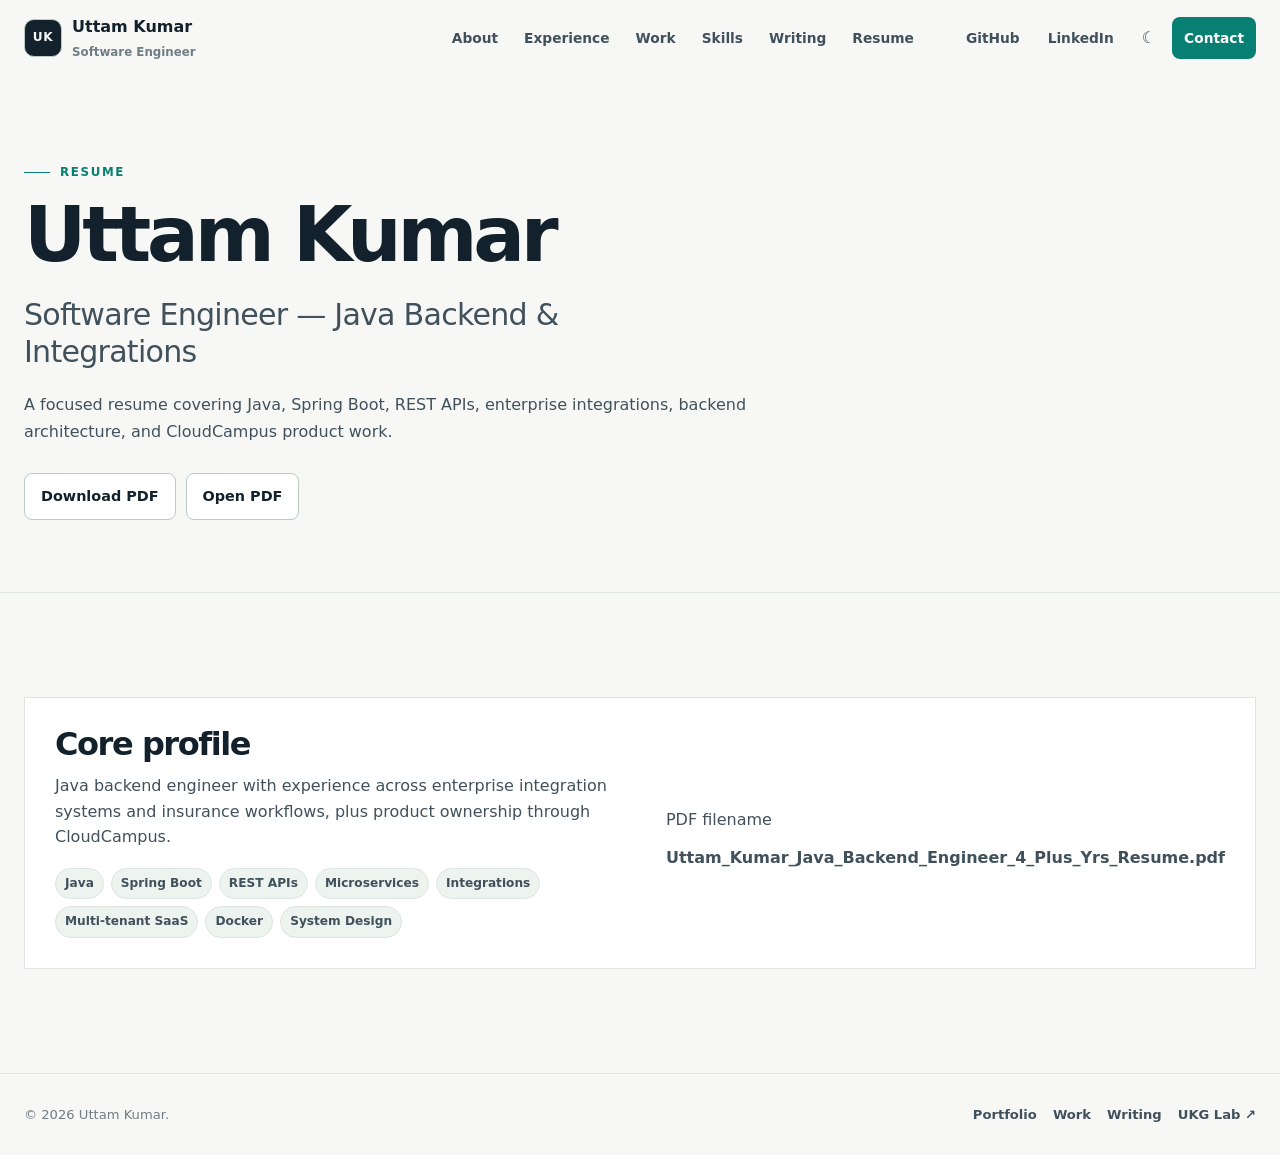
<file: resume/index.html>
<!doctype html>
<html lang="en">
<head>
  <meta charset="utf-8"><meta name="viewport" content="width=device-width, initial-scale=1">
  <meta name="description" content="View or download Uttam Kumar's Software Engineer resume focused on Java backend systems, APIs, enterprise integrations, and SaaS.">
  <meta name="robots" content="index, follow"><link rel="canonical" href="https://uttam.mycloudcampus.in/resume/">
  <link rel="icon" href="../favicon.svg" type="image/svg+xml"><link rel="stylesheet" href="../assets/site.css">
  <title>Resume | Uttam Kumar</title>
</head>
<body>
  <a class="skip-link" href="#main-content">Skip to content</a>
  <header class="site-header"><div class="container nav"><a class="brand" href="../" aria-label="Uttam Kumar home"><span class="brand-mark" aria-hidden="true">UK</span><span><span class="brand-name">Uttam Kumar</span><span class="brand-role">Software Engineer</span></span></a><button class="nav-toggle" type="button" aria-label="Open navigation" aria-expanded="false"><span></span><span></span><span></span></button><nav class="nav-links" aria-label="Primary navigation"><a href="../#about">About</a><a href="../#experience">Experience</a><a href="../projects/">Work</a><a href="../#skills">Skills</a><a href="../writing/">Writing</a><a href="./">Resume</a></nav><div class="nav-actions"><a class="nav-quiet" href="https://github.com/uttamkumar37" target="_blank" rel="noopener noreferrer">GitHub</a><a class="nav-quiet" href="https://linkedin.com/in/uttamkumar37" target="_blank" rel="noopener noreferrer">LinkedIn</a><button class="theme-toggle" type="button" data-theme-toggle aria-label="Switch theme"><span class="theme-icon" aria-hidden="true">☾</span></button><a class="nav-contact" href="../#contact">Contact</a></div></div></header>
  <main id="main-content"><section class="page-hero"><div class="container"><span class="eyebrow">Resume</span><h1>Uttam Kumar</h1><p class="hero-statement">Software Engineer — Java Backend &amp; Integrations</p><p class="lead">A focused resume covering Java, Spring Boot, REST APIs, enterprise integrations, backend architecture, and CloudCampus product work.</p><div class="button-row page-actions"><a class="button button-primary" href="Uttam_Kumar_Java_Backend_Engineer_4_Plus_Yrs_Resume.pdf" download>Download PDF</a><a class="button" href="Uttam_Kumar_Java_Backend_Engineer_4_Plus_Yrs_Resume.pdf" target="_blank" rel="noopener">Open PDF</a></div></div></section><section class="section"><div class="container"><div class="resume-box"><div><h2>Core profile</h2><p>Java backend engineer with experience across enterprise integration systems and insurance workflows, plus product ownership through CloudCampus.</p><div class="tag-list"><span class="tag">Java</span><span class="tag">Spring Boot</span><span class="tag">REST APIs</span><span class="tag">Microservices</span><span class="tag">Integrations</span><span class="tag">Multi-tenant SaaS</span><span class="tag">Docker</span><span class="tag">System Design</span></div></div><div><p class="muted">PDF filename</p><p class="proof-line">Uttam_Kumar_Java_Backend_Engineer_4_Plus_Yrs_Resume.pdf</p></div></div></div></section></main>
  <footer class="site-footer"><div class="container footer-inner"><p>© <span data-year>2026</span> Uttam Kumar.</p><div class="footer-links"><a href="../">Portfolio</a><a href="../projects/">Work</a><a href="../writing/">Writing</a><a href="https://ukglab.com" target="_blank" rel="noopener noreferrer">UKG Lab ↗</a></div></div></footer><script src="../assets/data/profile.js"></script><script src="../assets/site.js"></script>
</body>
</html>
</file>
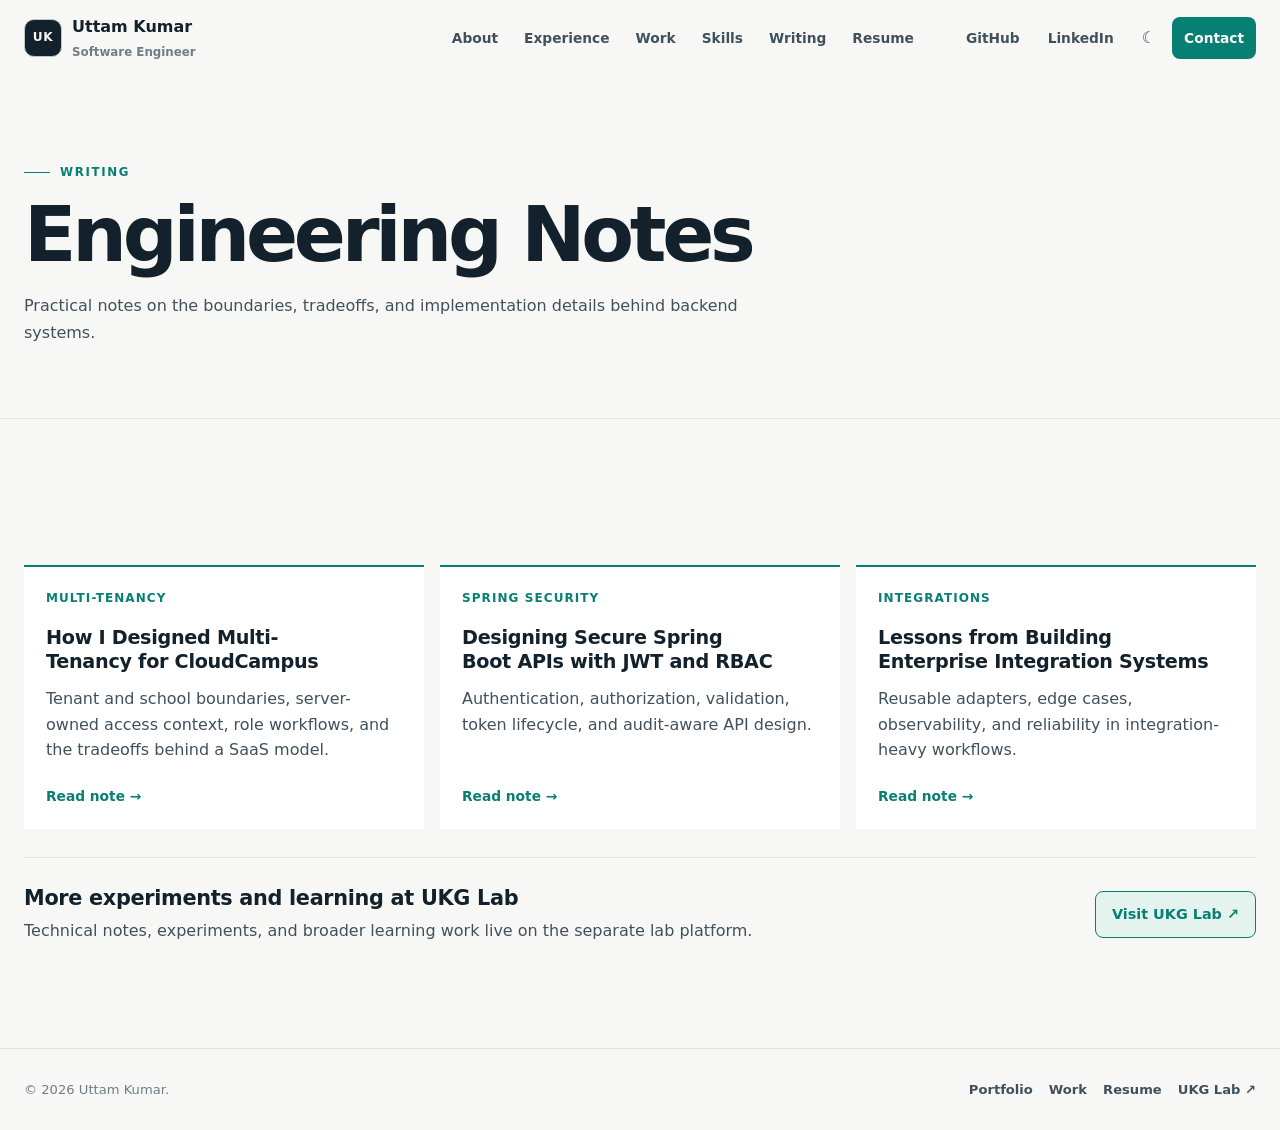
<file: writing/index.html>
<!doctype html>
<html lang="en">
<head>
  <meta charset="utf-8"><meta name="viewport" content="width=device-width, initial-scale=1">
  <meta name="description" content="Engineering notes by Uttam Kumar on multi-tenancy, Spring Boot security, and enterprise integration design.">
  <meta name="robots" content="index, follow"><link rel="canonical" href="https://uttam.mycloudcampus.in/writing/">
  <link rel="icon" href="../favicon.svg" type="image/svg+xml"><link rel="stylesheet" href="../assets/site.css">
  <title>Engineering Notes | Uttam Kumar</title>
</head>
<body>
  <a class="skip-link" href="#main-content">Skip to content</a>
  <header class="site-header"><div class="container nav"><a class="brand" href="../" aria-label="Uttam Kumar home"><span class="brand-mark" aria-hidden="true">UK</span><span><span class="brand-name">Uttam Kumar</span><span class="brand-role">Software Engineer</span></span></a><button class="nav-toggle" type="button" aria-label="Open navigation" aria-expanded="false"><span></span><span></span><span></span></button><nav class="nav-links" aria-label="Primary navigation"><a href="../#about">About</a><a href="../#experience">Experience</a><a href="../projects/">Work</a><a href="../#skills">Skills</a><a href="./">Writing</a><a href="../resume/">Resume</a></nav><div class="nav-actions"><a class="nav-quiet" href="https://github.com/uttamkumar37" target="_blank" rel="noopener noreferrer">GitHub</a><a class="nav-quiet" href="https://linkedin.com/in/uttamkumar37" target="_blank" rel="noopener noreferrer">LinkedIn</a><button class="theme-toggle" type="button" data-theme-toggle aria-label="Switch theme"><span class="theme-icon" aria-hidden="true">☾</span></button><a class="nav-contact" href="../#contact">Contact</a></div></div></header>
  <main id="main-content"><section class="page-hero"><div class="container"><span class="eyebrow">Writing</span><h1>Engineering Notes</h1><p class="lead">Practical notes on the boundaries, tradeoffs, and implementation details behind backend systems.</p></div></section><section class="section"><div class="container"><div class="notes-list"><article class="writing-card"><div class="writing-type">Multi-tenancy</div><h3>How I Designed Multi-Tenancy for CloudCampus</h3><p>Tenant and school boundaries, server-owned access context, role workflows, and the tradeoffs behind a SaaS model.</p><a href="cloudcampus-multi-tenancy/">Read note →</a></article><article class="writing-card"><div class="writing-type">Spring Security</div><h3>Designing Secure Spring Boot APIs with JWT and RBAC</h3><p>Authentication, authorization, validation, token lifecycle, and audit-aware API design.</p><a href="spring-boot-jwt-rbac/">Read note →</a></article><article class="writing-card"><div class="writing-type">Integrations</div><h3>Lessons from Building Enterprise Integration Systems</h3><p>Reusable adapters, edge cases, observability, and reliability in integration-heavy workflows.</p><a href="enterprise-integration-adapters/">Read note →</a></article></div><div class="lab-callout"><div><h3>More experiments and learning at UKG Lab</h3><p>Technical notes, experiments, and broader learning work live on the separate lab platform.</p></div><a class="button button-secondary" href="https://ukglab.com" target="_blank" rel="noopener noreferrer">Visit UKG Lab ↗</a></div></div></section></main>
  <footer class="site-footer"><div class="container footer-inner"><p>© <span data-year>2026</span> Uttam Kumar.</p><div class="footer-links"><a href="../">Portfolio</a><a href="../projects/">Work</a><a href="../resume/">Resume</a><a href="https://ukglab.com" target="_blank" rel="noopener noreferrer">UKG Lab ↗</a></div></div></footer><script src="../assets/data/profile.js"></script><script src="../assets/site.js"></script>
</body>
</html>
</file>
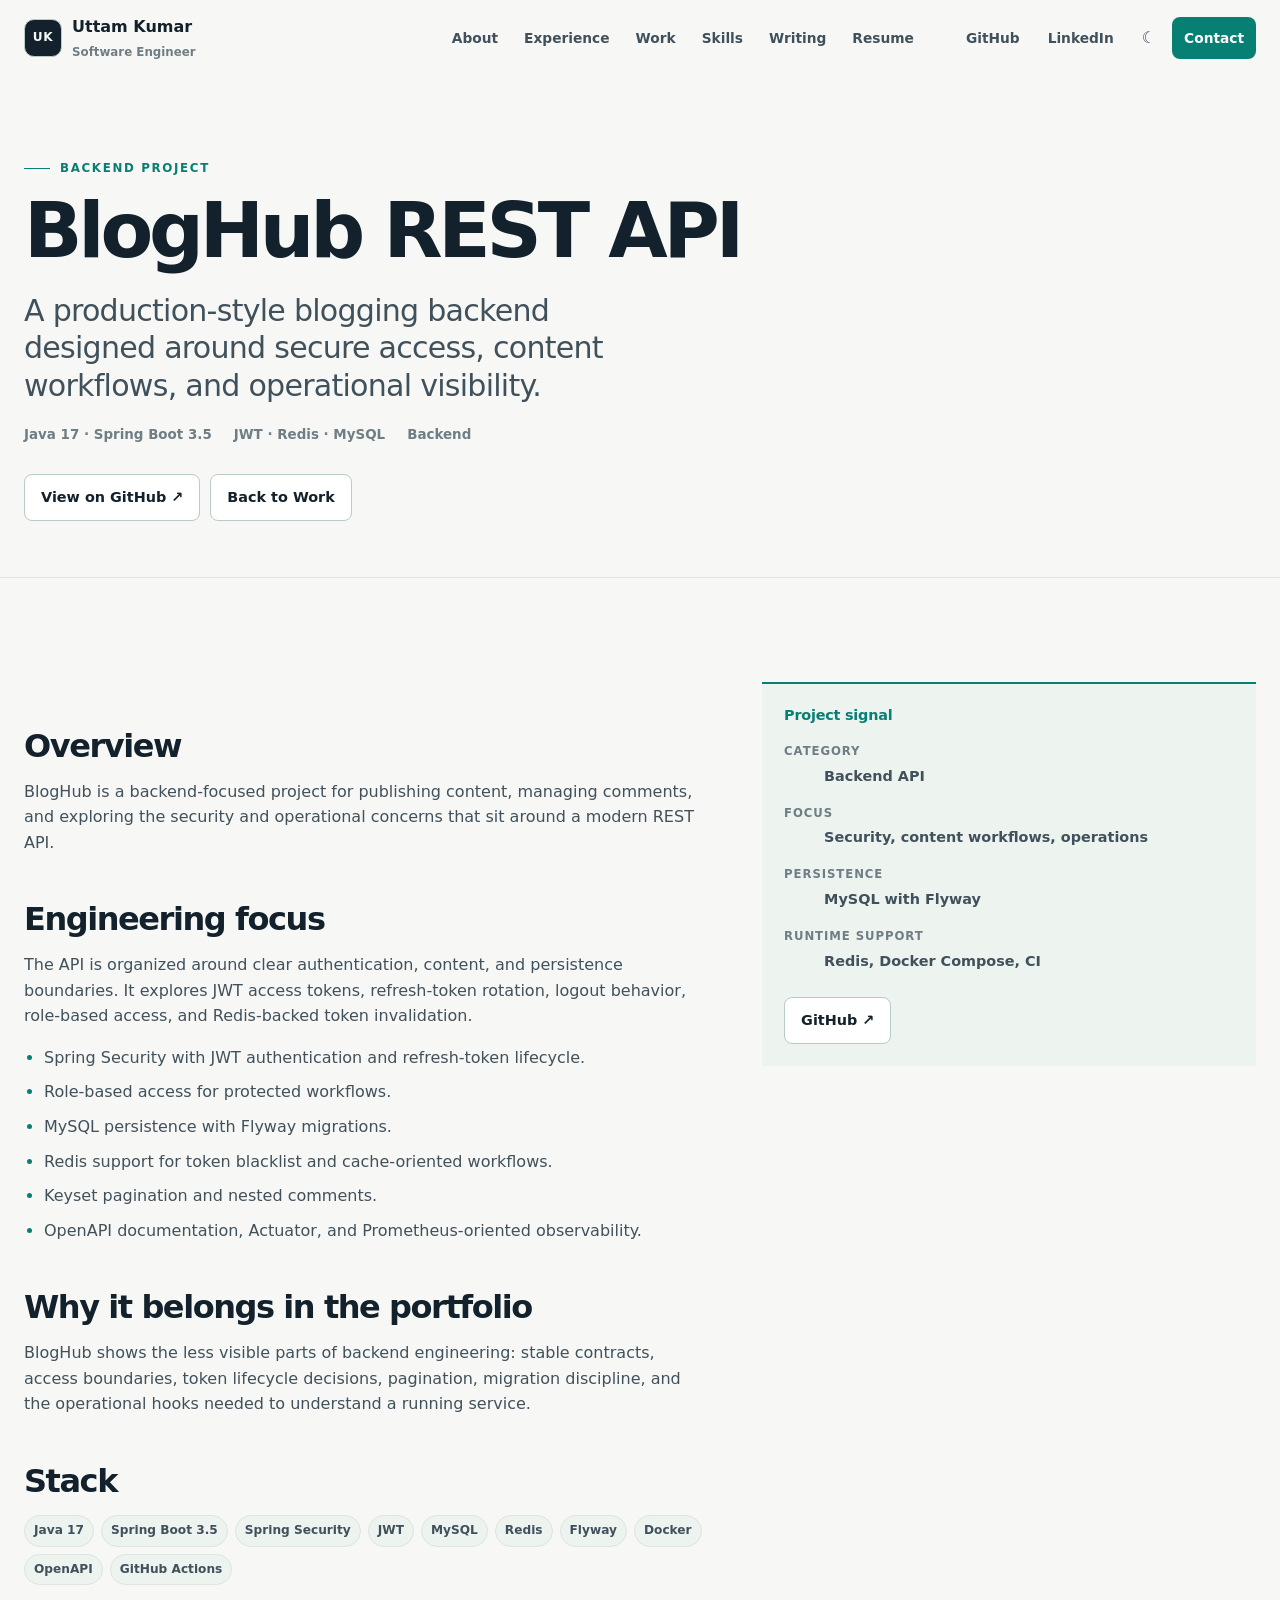
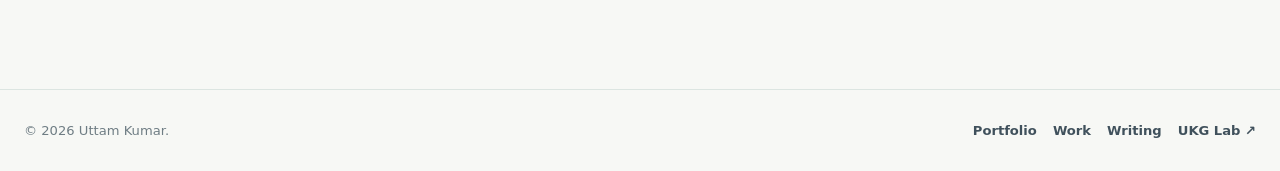
<file: projects/bloghub/index.html>
<!doctype html>
<html lang="en">
<head>
  <meta charset="utf-8"><meta name="viewport" content="width=device-width, initial-scale=1">
  <meta name="description" content="BlogHub REST API project by Uttam Kumar: Spring Boot, secure authentication, Redis, MySQL, OpenAPI, Docker, and CI.">
  <meta name="robots" content="index, follow"><link rel="canonical" href="https://uttam.mycloudcampus.in/projects/bloghub/">
  <link rel="icon" href="../../favicon.svg" type="image/svg+xml"><link rel="stylesheet" href="../../assets/site.css">
  <title>BlogHub REST API | Uttam Kumar</title>
</head>
<body>
  <a class="skip-link" href="#main-content">Skip to content</a>
  <header class="site-header"><div class="container nav"><a class="brand" href="../../" aria-label="Uttam Kumar home"><span class="brand-mark" aria-hidden="true">UK</span><span><span class="brand-name">Uttam Kumar</span><span class="brand-role">Software Engineer</span></span></a><button class="nav-toggle" type="button" aria-label="Open navigation" aria-expanded="false"><span></span><span></span><span></span></button><nav class="nav-links" aria-label="Primary navigation"><a href="../../#about">About</a><a href="../../#experience">Experience</a><a href="../">Work</a><a href="../../#skills">Skills</a><a href="../../writing/">Writing</a><a href="../../resume/">Resume</a></nav><div class="nav-actions"><a class="nav-quiet" href="https://github.com/uttamkumar37" target="_blank" rel="noopener noreferrer">GitHub</a><a class="nav-quiet" href="https://linkedin.com/in/uttamkumar37" target="_blank" rel="noopener noreferrer">LinkedIn</a><button class="theme-toggle" type="button" data-theme-toggle aria-label="Switch theme"><span class="theme-icon" aria-hidden="true">☾</span></button><a class="nav-contact" href="../../#contact">Contact</a></div></div></header>
  <main id="main-content"><section class="article-hero"><div class="container"><span class="eyebrow">Backend project</span><h1>BlogHub REST API</h1><p class="hero-statement">A production-style blogging backend designed around secure access, content workflows, and operational visibility.</p><div class="article-meta"><span>Java 17 · Spring Boot 3.5</span><span>JWT · Redis · MySQL</span><span>Backend</span></div><div class="button-row page-actions"><a class="button button-primary" href="https://github.com/uttamkumar37/bloghub-rest-api" target="_blank" rel="noopener noreferrer">View on GitHub ↗</a><a class="button" href="../">Back to Work</a></div></div></section><section class="section"><div class="container case-layout"><article class="prose"><h2>Overview</h2><p>BlogHub is a backend-focused project for publishing content, managing comments, and exploring the security and operational concerns that sit around a modern REST API.</p><h2>Engineering focus</h2><p>The API is organized around clear authentication, content, and persistence boundaries. It explores JWT access tokens, refresh-token rotation, logout behavior, role-based access, and Redis-backed token invalidation.</p><ul><li>Spring Security with JWT authentication and refresh-token lifecycle.</li><li>Role-based access for protected workflows.</li><li>MySQL persistence with Flyway migrations.</li><li>Redis support for token blacklist and cache-oriented workflows.</li><li>Keyset pagination and nested comments.</li><li>OpenAPI documentation, Actuator, and Prometheus-oriented observability.</li></ul><h2>Why it belongs in the portfolio</h2><p>BlogHub shows the less visible parts of backend engineering: stable contracts, access boundaries, token lifecycle decisions, pagination, migration discipline, and the operational hooks needed to understand a running service.</p><h2>Stack</h2><div class="tag-list"><span class="tag">Java 17</span><span class="tag">Spring Boot 3.5</span><span class="tag">Spring Security</span><span class="tag">JWT</span><span class="tag">MySQL</span><span class="tag">Redis</span><span class="tag">Flyway</span><span class="tag">Docker</span><span class="tag">OpenAPI</span><span class="tag">GitHub Actions</span></div></article><aside class="side-panel"><h3>Project signal</h3><dl><div><dt>Category</dt><dd>Backend API</dd></div><div><dt>Focus</dt><dd>Security, content workflows, operations</dd></div><div><dt>Persistence</dt><dd>MySQL with Flyway</dd></div><div><dt>Runtime support</dt><dd>Redis, Docker Compose, CI</dd></div></dl><div class="button-row" style="margin-top:24px"><a class="button button-primary" href="https://github.com/uttamkumar37/bloghub-rest-api" target="_blank" rel="noopener noreferrer">GitHub ↗</a></div></aside></div></section></main>
  <footer class="site-footer"><div class="container footer-inner"><p>© <span data-year>2026</span> Uttam Kumar.</p><div class="footer-links"><a href="../../">Portfolio</a><a href="../">Work</a><a href="../../writing/">Writing</a><a href="https://ukglab.com" target="_blank" rel="noopener noreferrer">UKG Lab ↗</a></div></div></footer><script src="../../assets/data/profile.js"></script><script src="../../assets/site.js"></script>
</body>
</html>
</file>
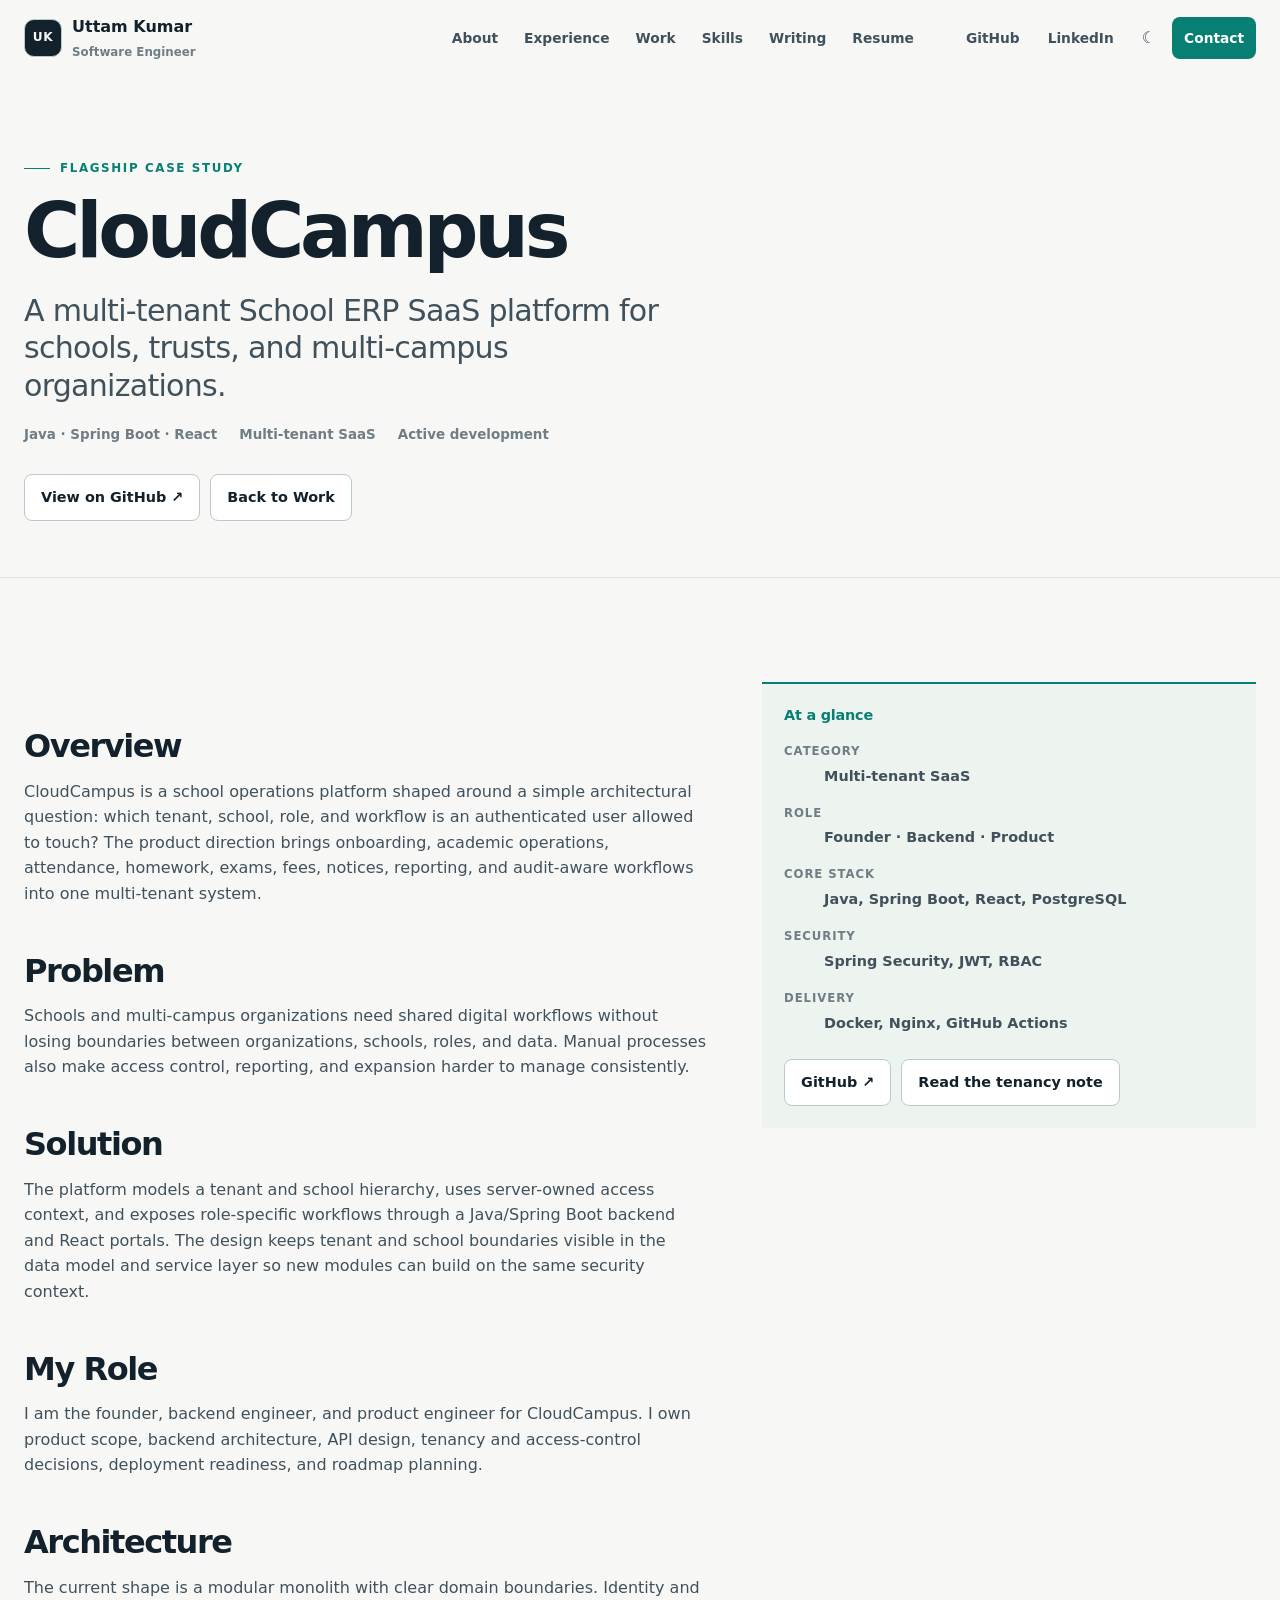
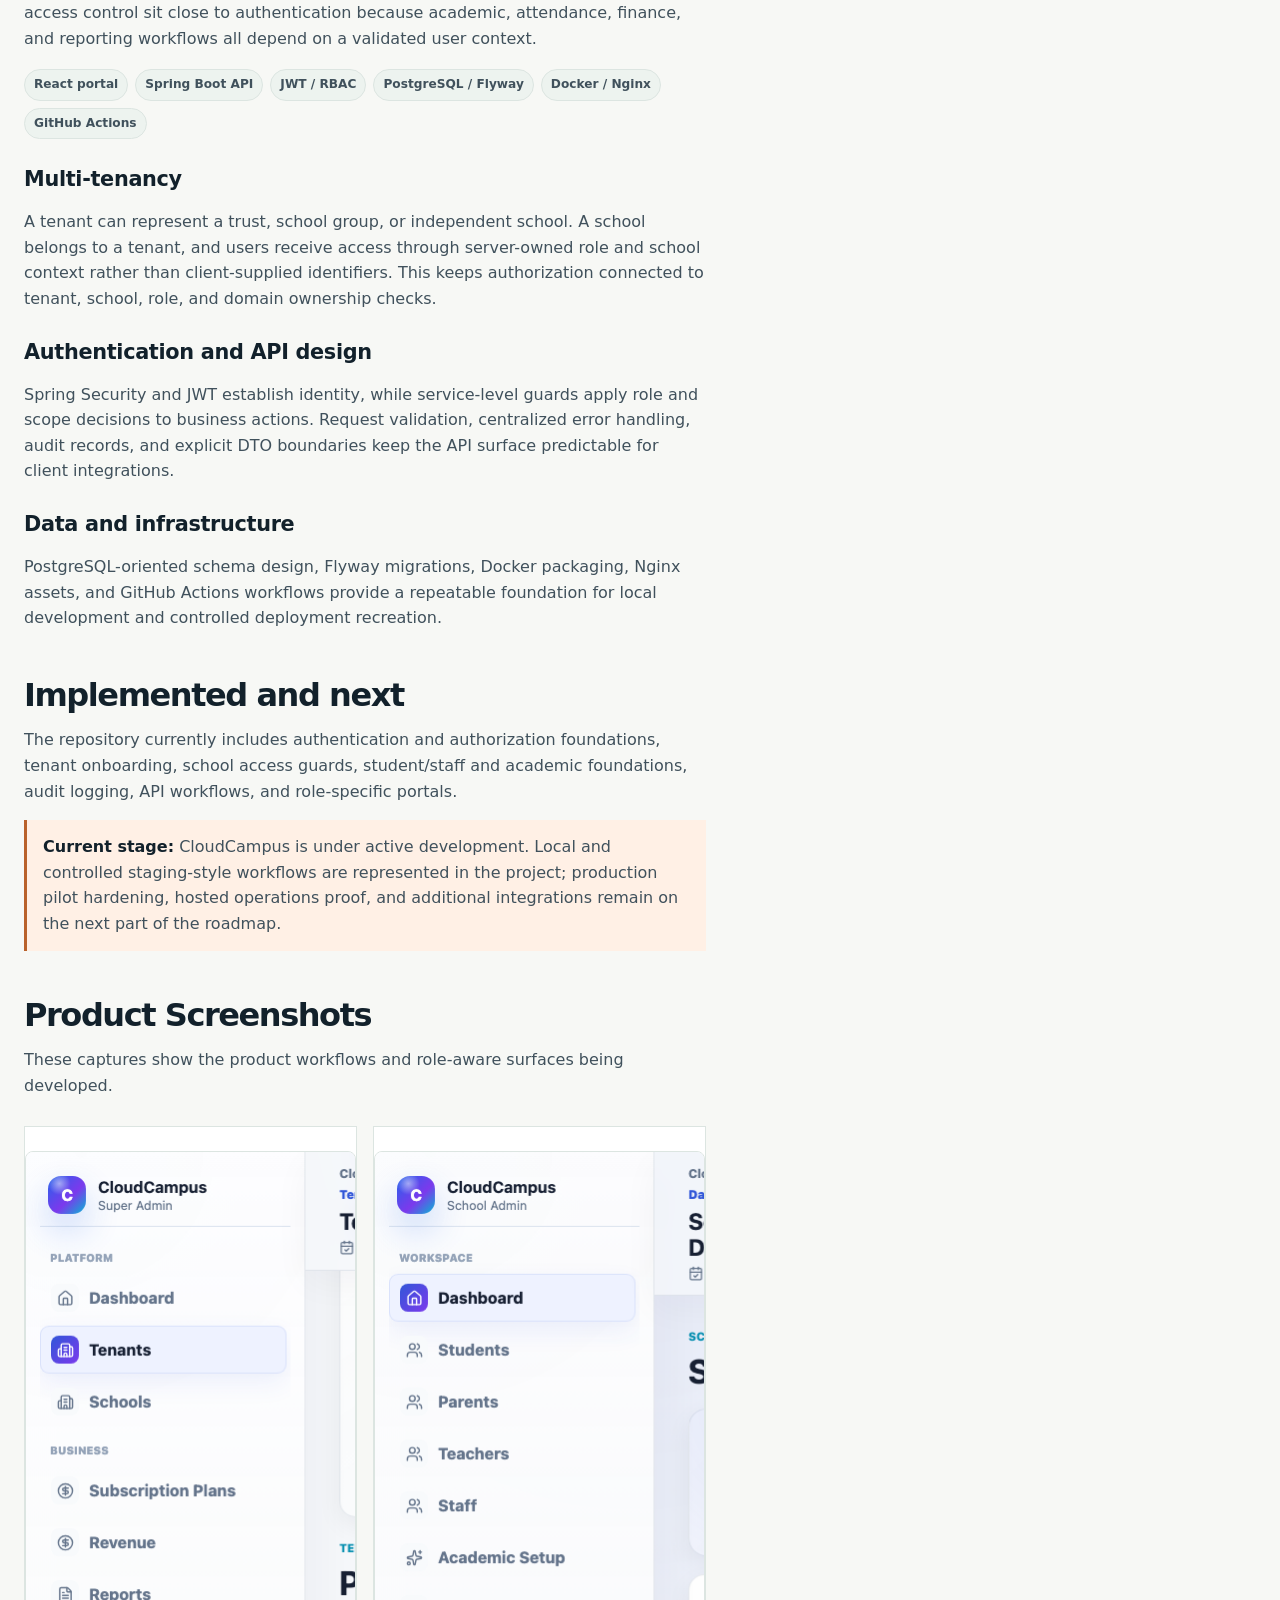
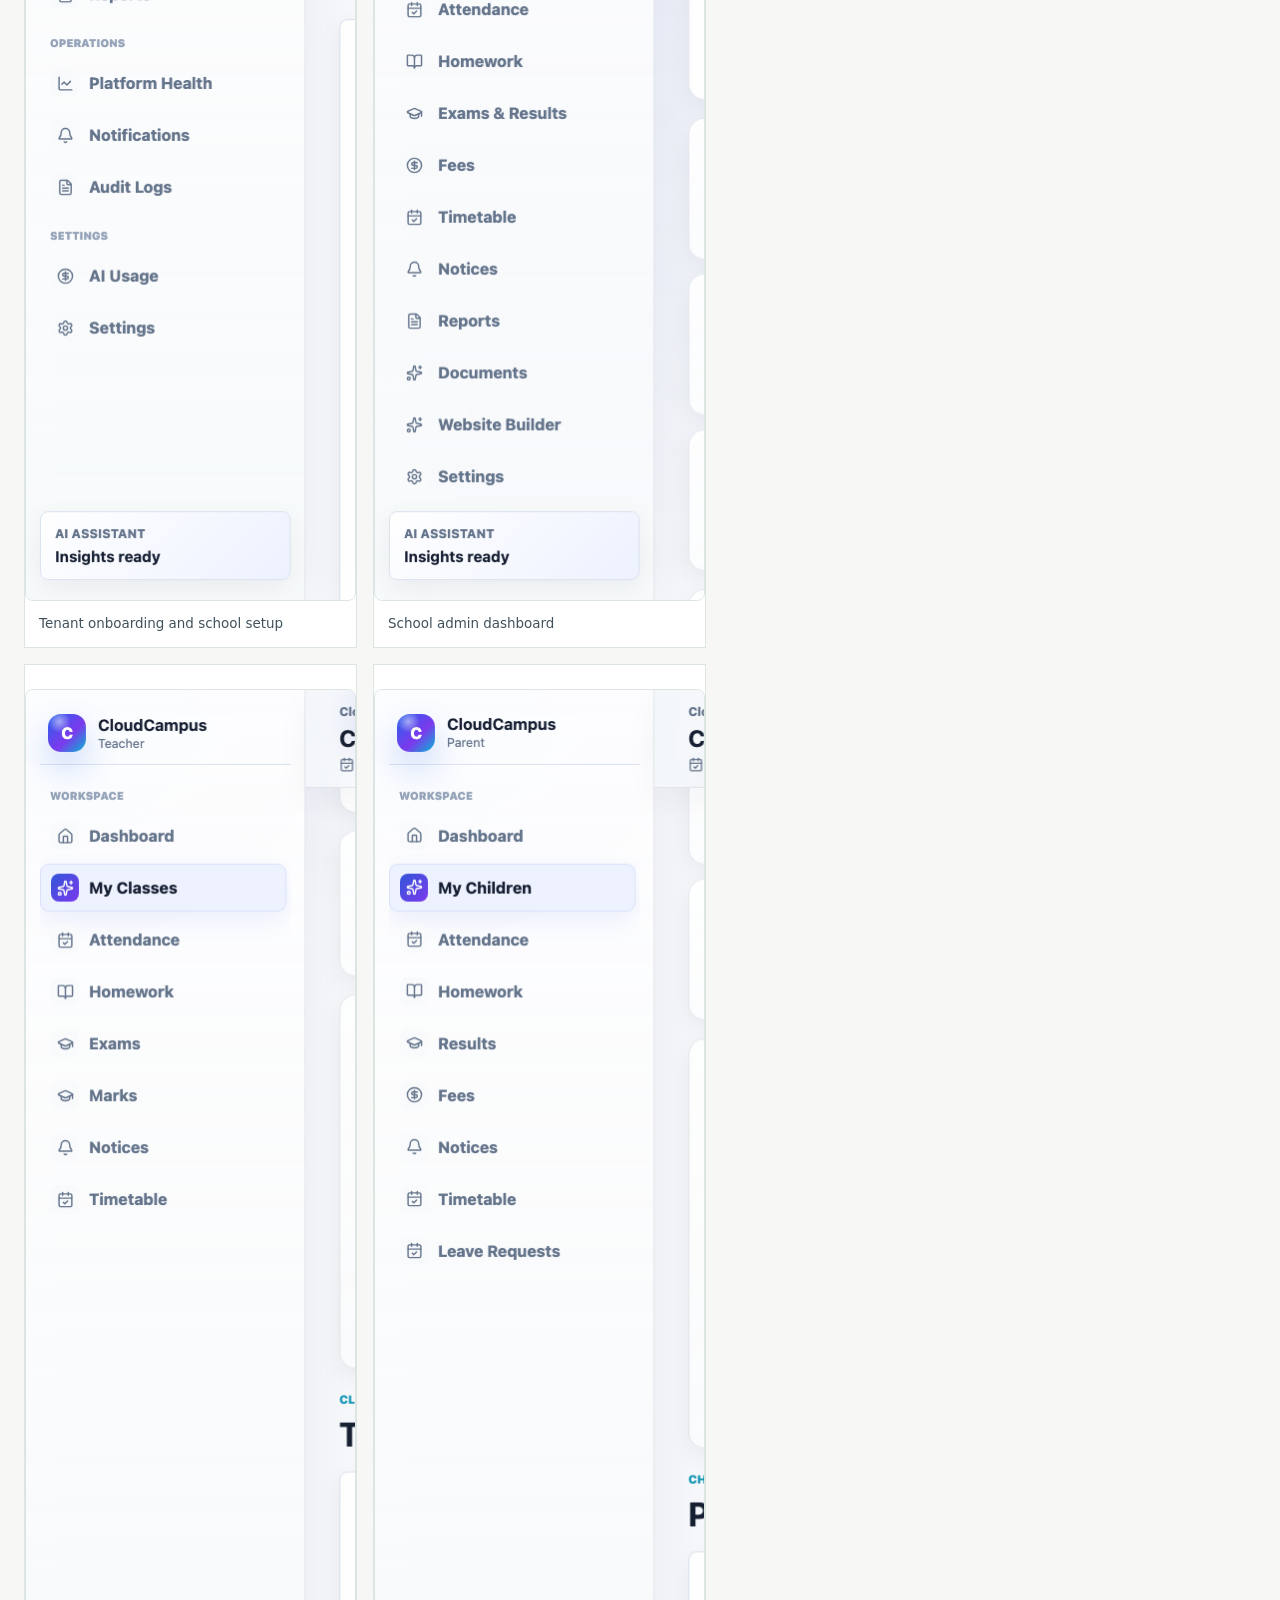
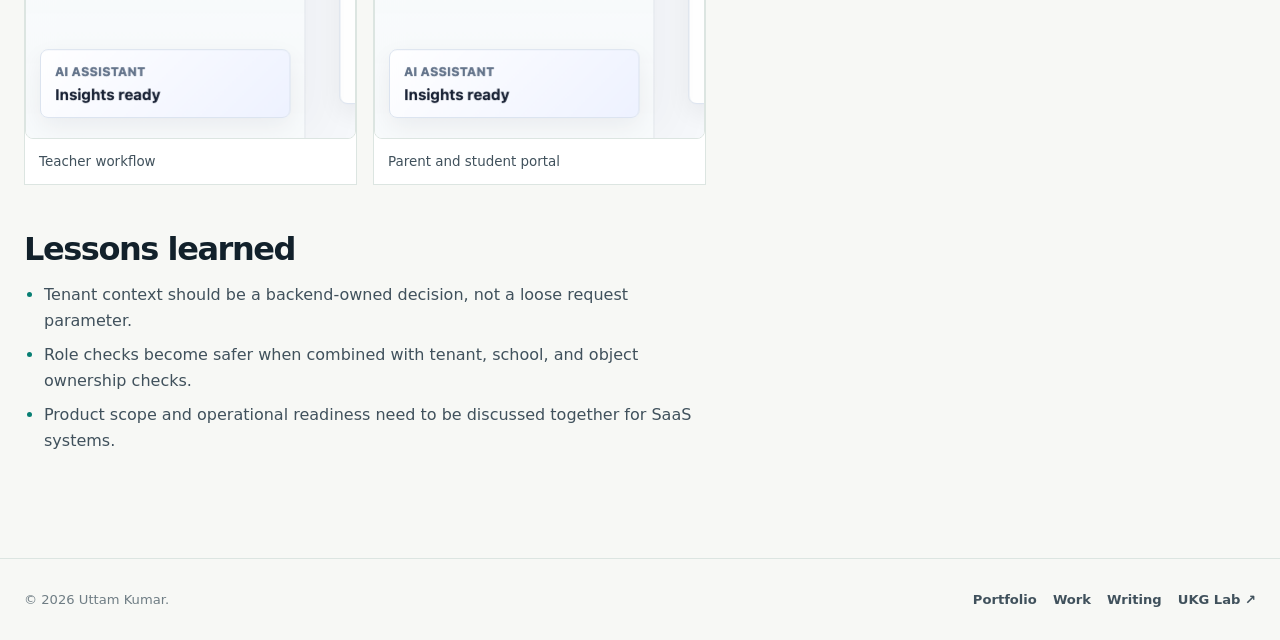
<file: projects/cloudcampus/index.html>
<!doctype html>
<html lang="en">
<head>
  <meta charset="utf-8">
  <meta name="viewport" content="width=device-width, initial-scale=1">
  <meta name="description" content="CloudCampus case study: multi-tenant School ERP SaaS architecture, tenant isolation, RBAC, APIs, data, and deployment decisions by Uttam Kumar.">
  <meta name="robots" content="index, follow">
  <link rel="canonical" href="https://uttam.mycloudcampus.in/projects/cloudcampus/">
  <link rel="icon" href="../../favicon.svg" type="image/svg+xml">
  <link rel="stylesheet" href="../../assets/site.css">
  <title>CloudCampus Case Study | Uttam Kumar</title>
</head>
<body>
  <a class="skip-link" href="#main-content">Skip to content</a>
  <header class="site-header"><div class="container nav"><a class="brand" href="../../" aria-label="Uttam Kumar home"><span class="brand-mark" aria-hidden="true">UK</span><span><span class="brand-name">Uttam Kumar</span><span class="brand-role">Software Engineer</span></span></a><button class="nav-toggle" type="button" aria-label="Open navigation" aria-expanded="false"><span></span><span></span><span></span></button><nav class="nav-links" aria-label="Primary navigation"><a href="../../#about">About</a><a href="../../#experience">Experience</a><a href="../">Work</a><a href="../../#skills">Skills</a><a href="../../writing/">Writing</a><a href="../../resume/">Resume</a></nav><div class="nav-actions"><a class="nav-quiet" href="https://github.com/uttamkumar37" target="_blank" rel="noopener noreferrer">GitHub</a><a class="nav-quiet" href="https://linkedin.com/in/uttamkumar37" target="_blank" rel="noopener noreferrer">LinkedIn</a><button class="theme-toggle" type="button" data-theme-toggle aria-label="Switch theme"><span class="theme-icon" aria-hidden="true">☾</span></button><a class="nav-contact" href="../../#contact">Contact</a></div></div></header>
  <main id="main-content">
    <section class="article-hero"><div class="container"><span class="eyebrow">Flagship case study</span><h1>CloudCampus</h1><p class="hero-statement">A multi-tenant School ERP SaaS platform for schools, trusts, and multi-campus organizations.</p><div class="article-meta"><span>Java · Spring Boot · React</span><span>Multi-tenant SaaS</span><span>Active development</span></div><div class="button-row page-actions"><a class="button button-primary" href="https://github.com/uttamkumar37/CloudCampus" target="_blank" rel="noopener noreferrer">View on GitHub ↗</a><a class="button" href="../">Back to Work</a></div></div></section>
    <section class="section"><div class="container case-layout"><article class="prose">
      <h2>Overview</h2><p>CloudCampus is a school operations platform shaped around a simple architectural question: which tenant, school, role, and workflow is an authenticated user allowed to touch? The product direction brings onboarding, academic operations, attendance, homework, exams, fees, notices, reporting, and audit-aware workflows into one multi-tenant system.</p>
      <h2>Problem</h2><p>Schools and multi-campus organizations need shared digital workflows without losing boundaries between organizations, schools, roles, and data. Manual processes also make access control, reporting, and expansion harder to manage consistently.</p>
      <h2>Solution</h2><p>The platform models a tenant and school hierarchy, uses server-owned access context, and exposes role-specific workflows through a Java/Spring Boot backend and React portals. The design keeps tenant and school boundaries visible in the data model and service layer so new modules can build on the same security context.</p>
      <h2>My Role</h2><p>I am the founder, backend engineer, and product engineer for CloudCampus. I own product scope, backend architecture, API design, tenancy and access-control decisions, deployment readiness, and roadmap planning.</p>
      <h2>Architecture</h2><p>The current shape is a modular monolith with clear domain boundaries. Identity and access control sit close to authentication because academic, attendance, finance, and reporting workflows all depend on a validated user context.</p><div class="tag-list"><span class="tag">React portal</span><span class="tag">Spring Boot API</span><span class="tag">JWT / RBAC</span><span class="tag">PostgreSQL / Flyway</span><span class="tag">Docker / Nginx</span><span class="tag">GitHub Actions</span></div>
      <h3>Multi-tenancy</h3><p>A tenant can represent a trust, school group, or independent school. A school belongs to a tenant, and users receive access through server-owned role and school context rather than client-supplied identifiers. This keeps authorization connected to tenant, school, role, and domain ownership checks.</p>
      <h3>Authentication and API design</h3><p>Spring Security and JWT establish identity, while service-level guards apply role and scope decisions to business actions. Request validation, centralized error handling, audit records, and explicit DTO boundaries keep the API surface predictable for client integrations.</p>
      <h3>Data and infrastructure</h3><p>PostgreSQL-oriented schema design, Flyway migrations, Docker packaging, Nginx assets, and GitHub Actions workflows provide a repeatable foundation for local development and controlled deployment recreation.</p>
      <h2>Implemented and next</h2><p>The repository currently includes authentication and authorization foundations, tenant onboarding, school access guards, student/staff and academic foundations, audit logging, API workflows, and role-specific portals.</p><p class="status-note"><strong>Current stage:</strong> CloudCampus is under active development. Local and controlled staging-style workflows are represented in the project; production pilot hardening, hosted operations proof, and additional integrations remain on the next part of the roadmap.</p>
      <h2>Product Screenshots</h2><p>These captures show the product workflows and role-aware surfaces being developed.</p>
      <div class="gallery"><figure><img src="../../assets/images/cloudcampus/tenant-onboarding.png" alt="CloudCampus tenant onboarding screen with school and administrator setup" loading="lazy" width="1440" height="1050"><figcaption>Tenant onboarding and school setup</figcaption></figure><figure><img src="../../assets/images/cloudcampus/school-admin-dashboard.png" alt="CloudCampus school admin dashboard with operational metrics" loading="lazy" width="1440" height="1050"><figcaption>School admin dashboard</figcaption></figure><figure><img src="../../assets/images/cloudcampus/teacher-workflow.png" alt="CloudCampus teacher workflow with assigned classes and actions" loading="lazy" width="1440" height="1050"><figcaption>Teacher workflow</figcaption></figure><figure><img src="../../assets/images/cloudcampus/parent-student-portal.png" alt="CloudCampus parent and student portal showing linked child context" loading="lazy" width="1440" height="1050"><figcaption>Parent and student portal</figcaption></figure></div>
      <h2>Lessons learned</h2><ul><li>Tenant context should be a backend-owned decision, not a loose request parameter.</li><li>Role checks become safer when combined with tenant, school, and object ownership checks.</li><li>Product scope and operational readiness need to be discussed together for SaaS systems.</li></ul>
    </article><aside class="side-panel"><h3>At a glance</h3><dl><div><dt>Category</dt><dd>Multi-tenant SaaS</dd></div><div><dt>Role</dt><dd>Founder · Backend · Product</dd></div><div><dt>Core stack</dt><dd>Java, Spring Boot, React, PostgreSQL</dd></div><div><dt>Security</dt><dd>Spring Security, JWT, RBAC</dd></div><div><dt>Delivery</dt><dd>Docker, Nginx, GitHub Actions</dd></div></dl><div class="button-row" style="margin-top:24px"><a class="button button-primary" href="https://github.com/uttamkumar37/CloudCampus" target="_blank" rel="noopener noreferrer">GitHub ↗</a><a class="button" href="../../writing/cloudcampus-multi-tenancy/">Read the tenancy note</a></div></aside></div></section>
  </main>
  <footer class="site-footer"><div class="container footer-inner"><p>© <span data-year>2026</span> Uttam Kumar.</p><div class="footer-links"><a href="../../">Portfolio</a><a href="../">Work</a><a href="../../writing/">Writing</a><a href="https://ukglab.com" target="_blank" rel="noopener noreferrer">UKG Lab ↗</a></div></div></footer>
  <script src="../../assets/data/profile.js"></script><script src="../../assets/site.js"></script>
</body>
</html>
</file>
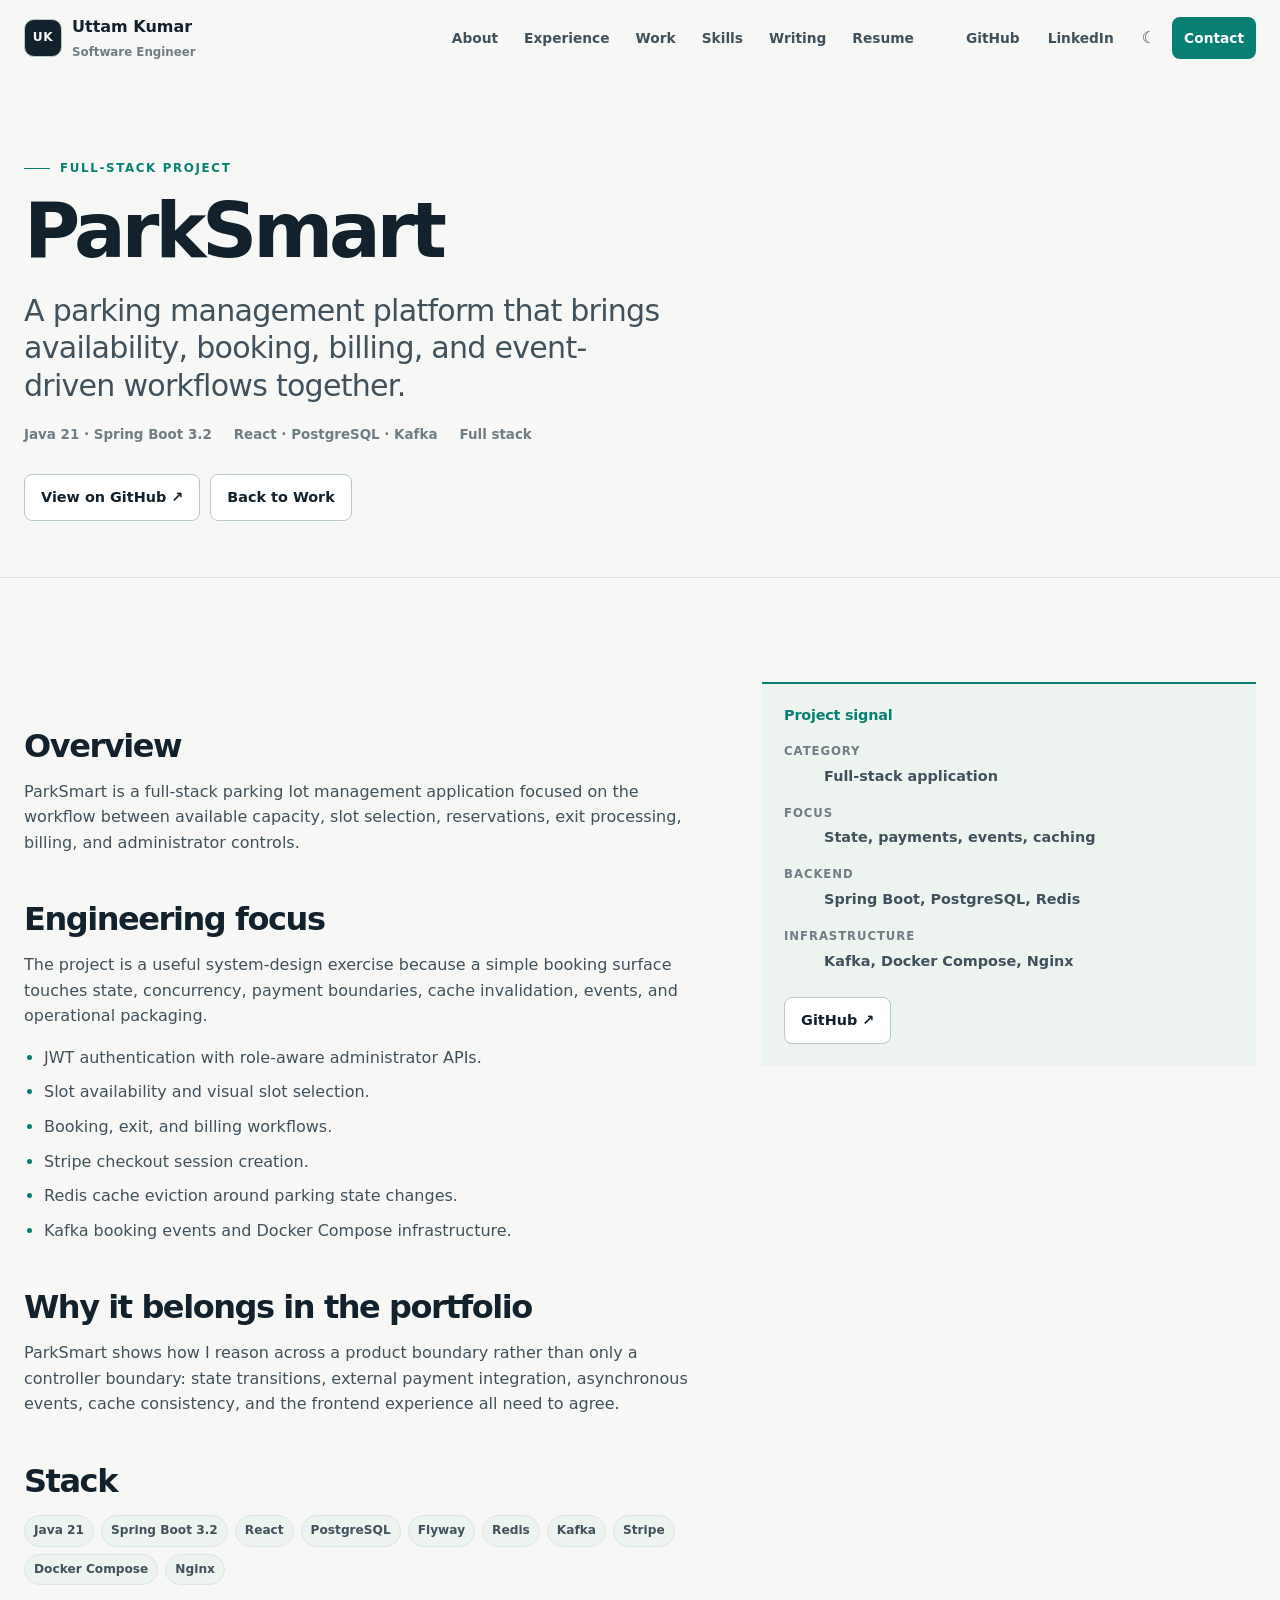
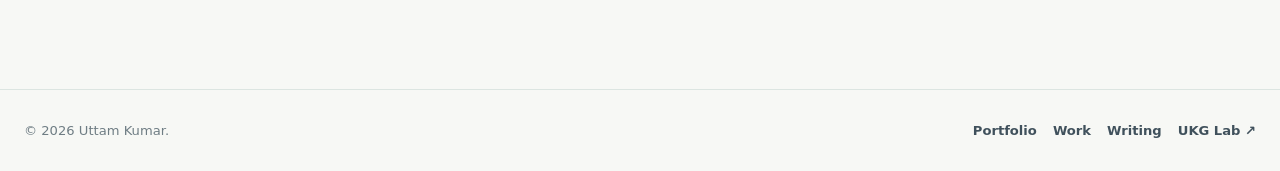
<file: projects/parksmart/index.html>
<!doctype html>
<html lang="en">
<head>
  <meta charset="utf-8"><meta name="viewport" content="width=device-width, initial-scale=1">
  <meta name="description" content="ParkSmart parking management project by Uttam Kumar: Spring Boot, React, PostgreSQL, Redis, Kafka, Stripe, and Docker.">
  <meta name="robots" content="index, follow"><link rel="canonical" href="https://uttam.mycloudcampus.in/projects/parksmart/">
  <link rel="icon" href="../../favicon.svg" type="image/svg+xml"><link rel="stylesheet" href="../../assets/site.css">
  <title>ParkSmart | Uttam Kumar</title>
</head>
<body>
  <a class="skip-link" href="#main-content">Skip to content</a>
  <header class="site-header"><div class="container nav"><a class="brand" href="../../" aria-label="Uttam Kumar home"><span class="brand-mark" aria-hidden="true">UK</span><span><span class="brand-name">Uttam Kumar</span><span class="brand-role">Software Engineer</span></span></a><button class="nav-toggle" type="button" aria-label="Open navigation" aria-expanded="false"><span></span><span></span><span></span></button><nav class="nav-links" aria-label="Primary navigation"><a href="../../#about">About</a><a href="../../#experience">Experience</a><a href="../">Work</a><a href="../../#skills">Skills</a><a href="../../writing/">Writing</a><a href="../../resume/">Resume</a></nav><div class="nav-actions"><a class="nav-quiet" href="https://github.com/uttamkumar37" target="_blank" rel="noopener noreferrer">GitHub</a><a class="nav-quiet" href="https://linkedin.com/in/uttamkumar37" target="_blank" rel="noopener noreferrer">LinkedIn</a><button class="theme-toggle" type="button" data-theme-toggle aria-label="Switch theme"><span class="theme-icon" aria-hidden="true">☾</span></button><a class="nav-contact" href="../../#contact">Contact</a></div></div></header>
  <main id="main-content"><section class="article-hero"><div class="container"><span class="eyebrow">Full-stack project</span><h1>ParkSmart</h1><p class="hero-statement">A parking management platform that brings availability, booking, billing, and event-driven workflows together.</p><div class="article-meta"><span>Java 21 · Spring Boot 3.2</span><span>React · PostgreSQL · Kafka</span><span>Full stack</span></div><div class="button-row page-actions"><a class="button button-primary" href="https://github.com/uttamkumar37/parking-lot" target="_blank" rel="noopener noreferrer">View on GitHub ↗</a><a class="button" href="../">Back to Work</a></div></div></section><section class="section"><div class="container case-layout"><article class="prose"><h2>Overview</h2><p>ParkSmart is a full-stack parking lot management application focused on the workflow between available capacity, slot selection, reservations, exit processing, billing, and administrator controls.</p><h2>Engineering focus</h2><p>The project is a useful system-design exercise because a simple booking surface touches state, concurrency, payment boundaries, cache invalidation, events, and operational packaging.</p><ul><li>JWT authentication with role-aware administrator APIs.</li><li>Slot availability and visual slot selection.</li><li>Booking, exit, and billing workflows.</li><li>Stripe checkout session creation.</li><li>Redis cache eviction around parking state changes.</li><li>Kafka booking events and Docker Compose infrastructure.</li></ul><h2>Why it belongs in the portfolio</h2><p>ParkSmart shows how I reason across a product boundary rather than only a controller boundary: state transitions, external payment integration, asynchronous events, cache consistency, and the frontend experience all need to agree.</p><h2>Stack</h2><div class="tag-list"><span class="tag">Java 21</span><span class="tag">Spring Boot 3.2</span><span class="tag">React</span><span class="tag">PostgreSQL</span><span class="tag">Flyway</span><span class="tag">Redis</span><span class="tag">Kafka</span><span class="tag">Stripe</span><span class="tag">Docker Compose</span><span class="tag">Nginx</span></div></article><aside class="side-panel"><h3>Project signal</h3><dl><div><dt>Category</dt><dd>Full-stack application</dd></div><div><dt>Focus</dt><dd>State, payments, events, caching</dd></div><div><dt>Backend</dt><dd>Spring Boot, PostgreSQL, Redis</dd></div><div><dt>Infrastructure</dt><dd>Kafka, Docker Compose, Nginx</dd></div></dl><div class="button-row" style="margin-top:24px"><a class="button button-primary" href="https://github.com/uttamkumar37/parking-lot" target="_blank" rel="noopener noreferrer">GitHub ↗</a></div></aside></div></section></main>
  <footer class="site-footer"><div class="container footer-inner"><p>© <span data-year>2026</span> Uttam Kumar.</p><div class="footer-links"><a href="../../">Portfolio</a><a href="../">Work</a><a href="../../writing/">Writing</a><a href="https://ukglab.com" target="_blank" rel="noopener noreferrer">UKG Lab ↗</a></div></div></footer><script src="../../assets/data/profile.js"></script><script src="../../assets/site.js"></script>
</body>
</html>
</file>
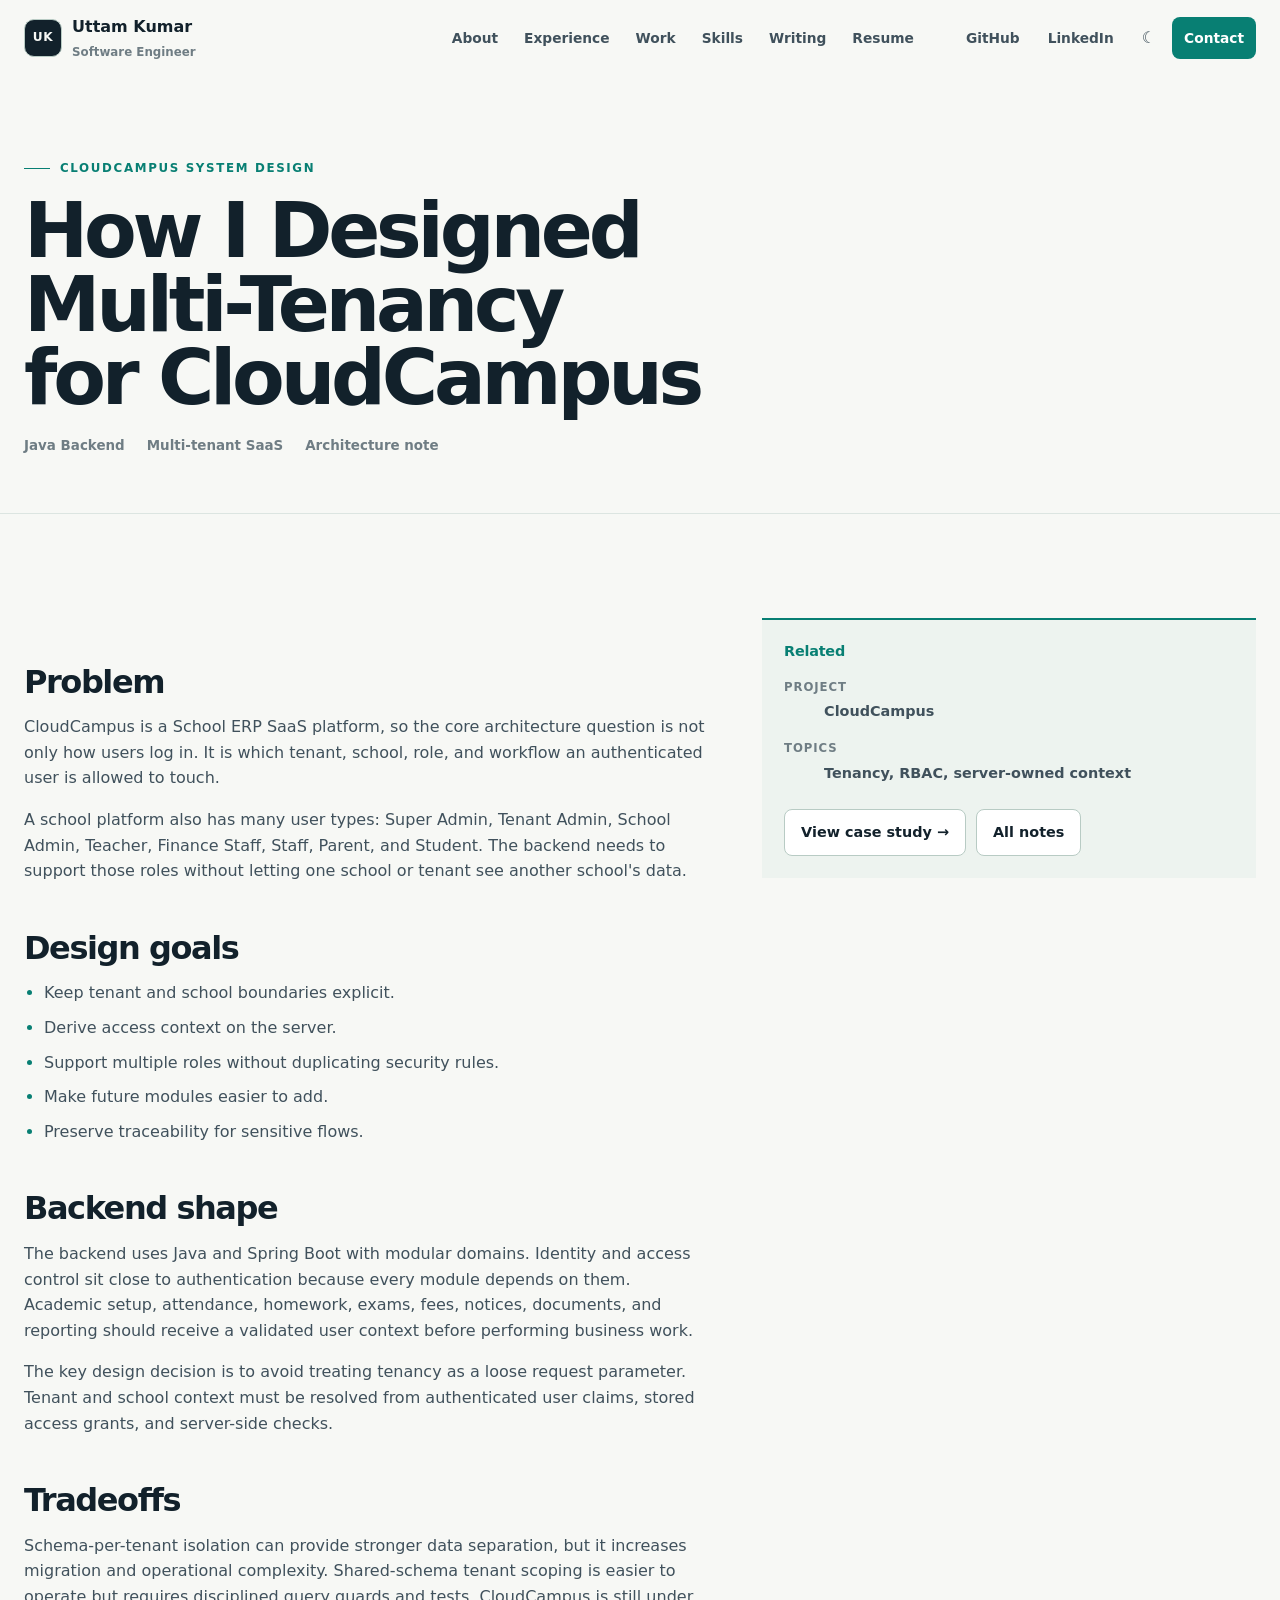
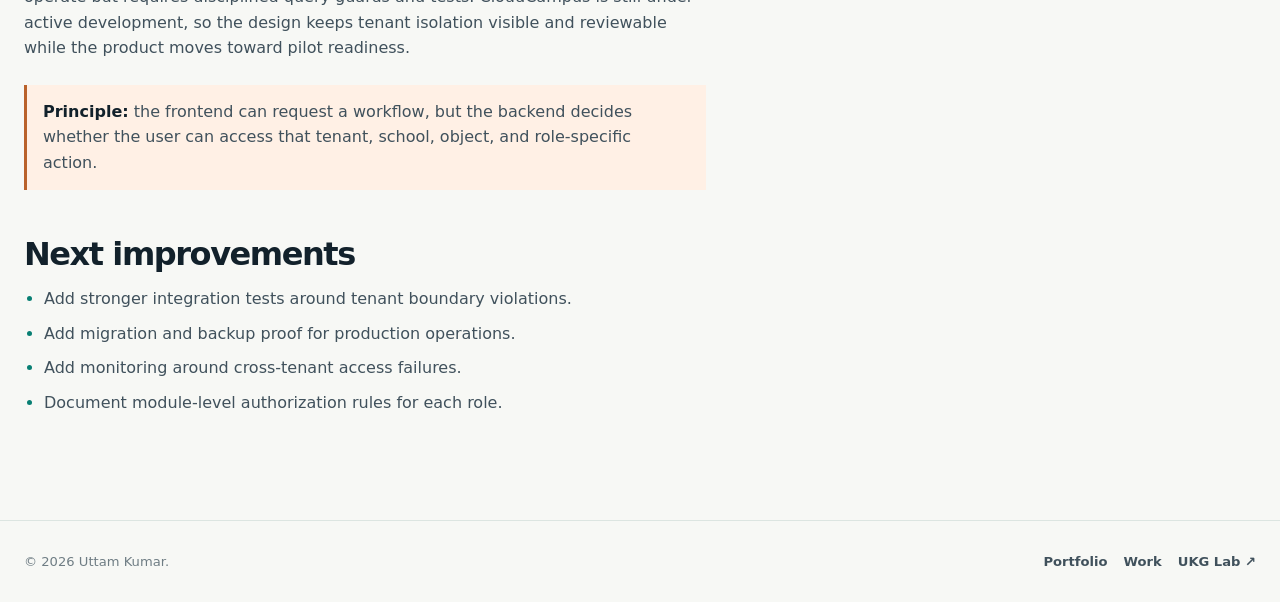
<file: writing/cloudcampus-multi-tenancy/index.html>
<!doctype html>
<html lang="en">
<head><meta charset="utf-8"><meta name="viewport" content="width=device-width, initial-scale=1"><meta name="description" content="How Uttam Kumar designed tenant, school, role, and access boundaries for CloudCampus."><meta name="robots" content="index, follow"><link rel="canonical" href="https://uttam.mycloudcampus.in/writing/cloudcampus-multi-tenancy/"><link rel="icon" href="../../favicon.svg" type="image/svg+xml"><link rel="stylesheet" href="../../assets/site.css"><title>How I Designed Multi-Tenancy for CloudCampus | Uttam Kumar</title></head>
<body><a class="skip-link" href="#main-content">Skip to content</a><header class="site-header"><div class="container nav"><a class="brand" href="../../" aria-label="Uttam Kumar home"><span class="brand-mark" aria-hidden="true">UK</span><span><span class="brand-name">Uttam Kumar</span><span class="brand-role">Software Engineer</span></span></a><button class="nav-toggle" type="button" aria-label="Open navigation" aria-expanded="false"><span></span><span></span><span></span></button><nav class="nav-links" aria-label="Primary navigation"><a href="../../#about">About</a><a href="../../#experience">Experience</a><a href="../../projects/">Work</a><a href="../../#skills">Skills</a><a href="../">Writing</a><a href="../../resume/">Resume</a></nav><div class="nav-actions"><a class="nav-quiet" href="https://github.com/uttamkumar37" target="_blank" rel="noopener noreferrer">GitHub</a><a class="nav-quiet" href="https://linkedin.com/in/uttamkumar37" target="_blank" rel="noopener noreferrer">LinkedIn</a><button class="theme-toggle" type="button" data-theme-toggle aria-label="Switch theme"><span class="theme-icon" aria-hidden="true">☾</span></button><a class="nav-contact" href="../../#contact">Contact</a></div></div></header><main id="main-content"><section class="article-hero"><div class="container"><span class="eyebrow">CloudCampus system design</span><h1>How I Designed Multi-Tenancy for CloudCampus</h1><div class="article-meta"><span>Java Backend</span><span>Multi-tenant SaaS</span><span>Architecture note</span></div></div></section><section class="section"><div class="container case-layout"><article class="prose"><h2>Problem</h2><p>CloudCampus is a School ERP SaaS platform, so the core architecture question is not only how users log in. It is which tenant, school, role, and workflow an authenticated user is allowed to touch.</p><p>A school platform also has many user types: Super Admin, Tenant Admin, School Admin, Teacher, Finance Staff, Staff, Parent, and Student. The backend needs to support those roles without letting one school or tenant see another school's data.</p><h2>Design goals</h2><ul><li>Keep tenant and school boundaries explicit.</li><li>Derive access context on the server.</li><li>Support multiple roles without duplicating security rules.</li><li>Make future modules easier to add.</li><li>Preserve traceability for sensitive flows.</li></ul><h2>Backend shape</h2><p>The backend uses Java and Spring Boot with modular domains. Identity and access control sit close to authentication because every module depends on them. Academic setup, attendance, homework, exams, fees, notices, documents, and reporting should receive a validated user context before performing business work.</p><p>The key design decision is to avoid treating tenancy as a loose request parameter. Tenant and school context must be resolved from authenticated user claims, stored access grants, and server-side checks.</p><h2>Tradeoffs</h2><p>Schema-per-tenant isolation can provide stronger data separation, but it increases migration and operational complexity. Shared-schema tenant scoping is easier to operate but requires disciplined query guards and tests. CloudCampus is still under active development, so the design keeps tenant isolation visible and reviewable while the product moves toward pilot readiness.</p><div class="status-note"><strong>Principle:</strong> the frontend can request a workflow, but the backend decides whether the user can access that tenant, school, object, and role-specific action.</div><h2>Next improvements</h2><ul><li>Add stronger integration tests around tenant boundary violations.</li><li>Add migration and backup proof for production operations.</li><li>Add monitoring around cross-tenant access failures.</li><li>Document module-level authorization rules for each role.</li></ul></article><aside class="side-panel"><h3>Related</h3><dl><div><dt>Project</dt><dd>CloudCampus</dd></div><div><dt>Topics</dt><dd>Tenancy, RBAC, server-owned context</dd></div></dl><div class="button-row" style="margin-top:24px"><a class="button button-primary" href="../../projects/cloudcampus/">View case study →</a><a class="button" href="../">All notes</a></div></aside></div></section></main><footer class="site-footer"><div class="container footer-inner"><p>© <span data-year>2026</span> Uttam Kumar.</p><div class="footer-links"><a href="../../">Portfolio</a><a href="../../projects/">Work</a><a href="https://ukglab.com" target="_blank" rel="noopener noreferrer">UKG Lab ↗</a></div></div></footer><script src="../../assets/data/profile.js"></script><script src="../../assets/site.js"></script></body>
</html>
</file>
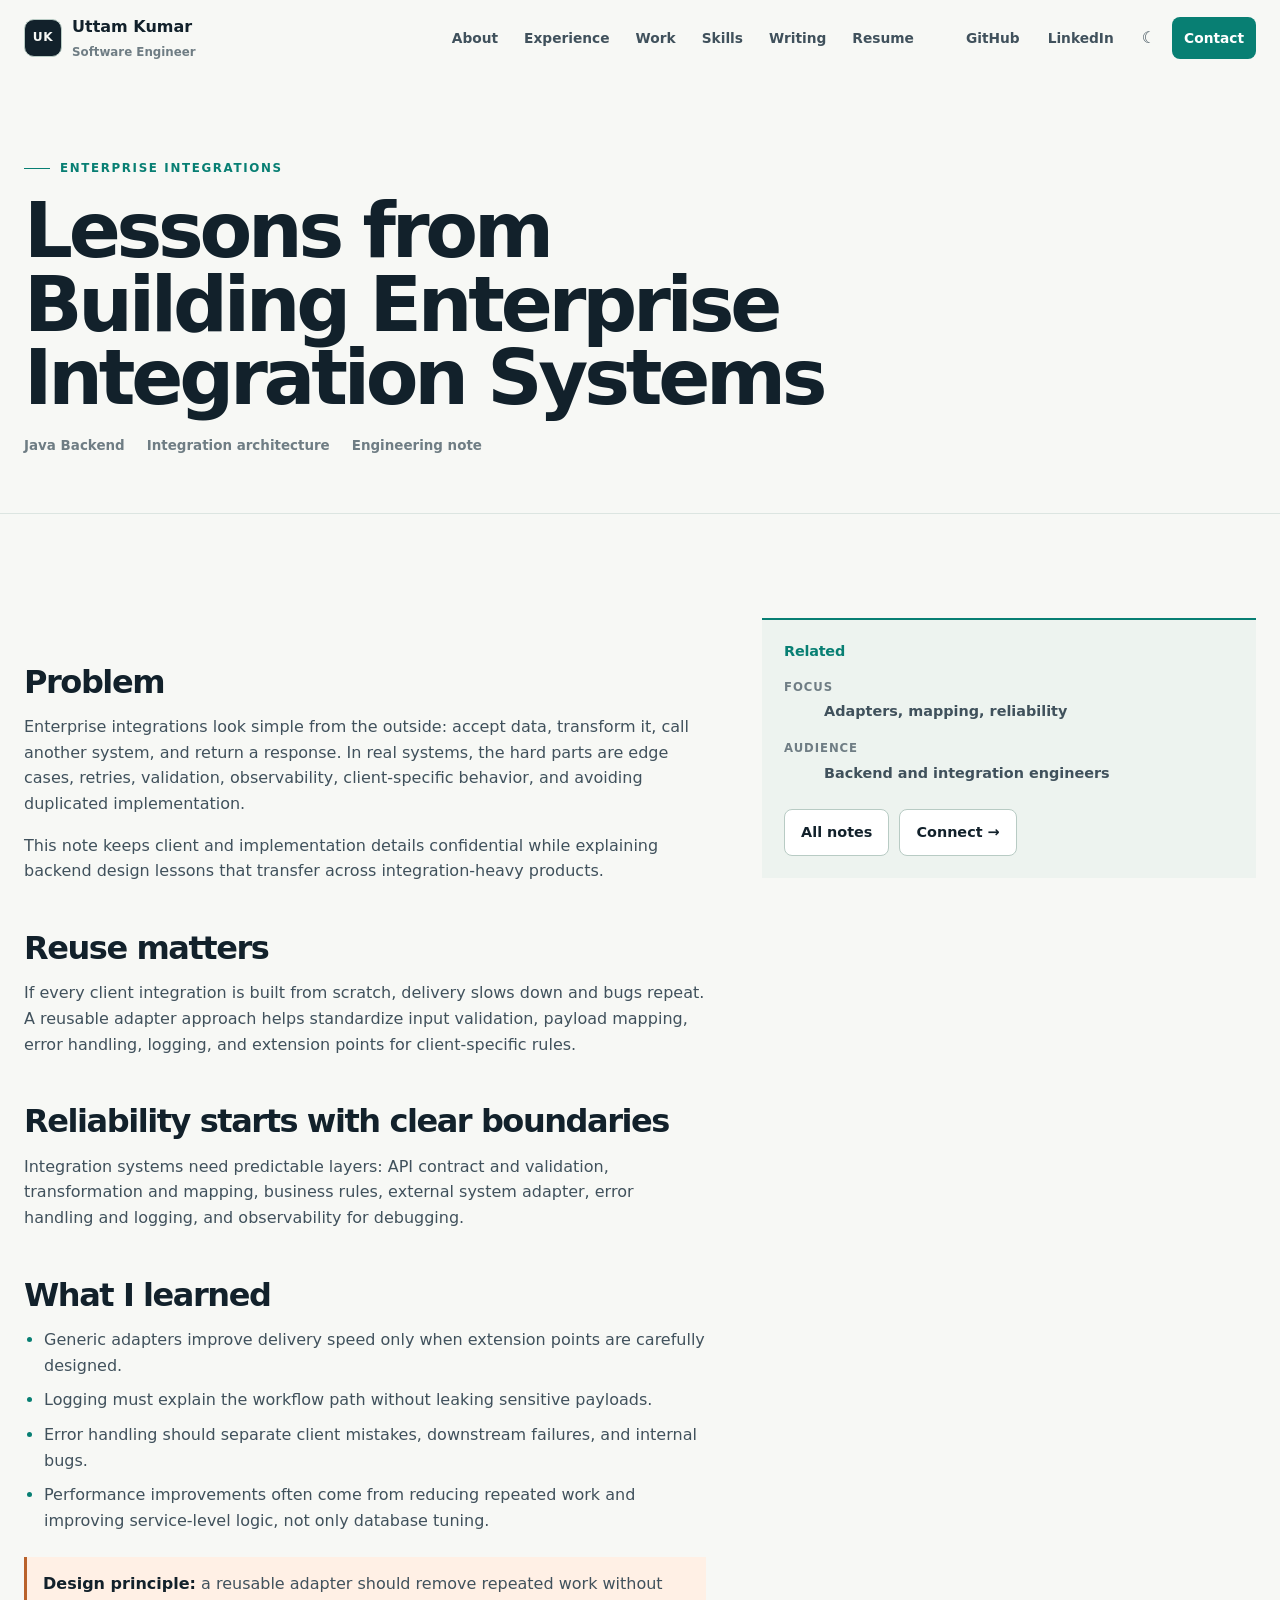
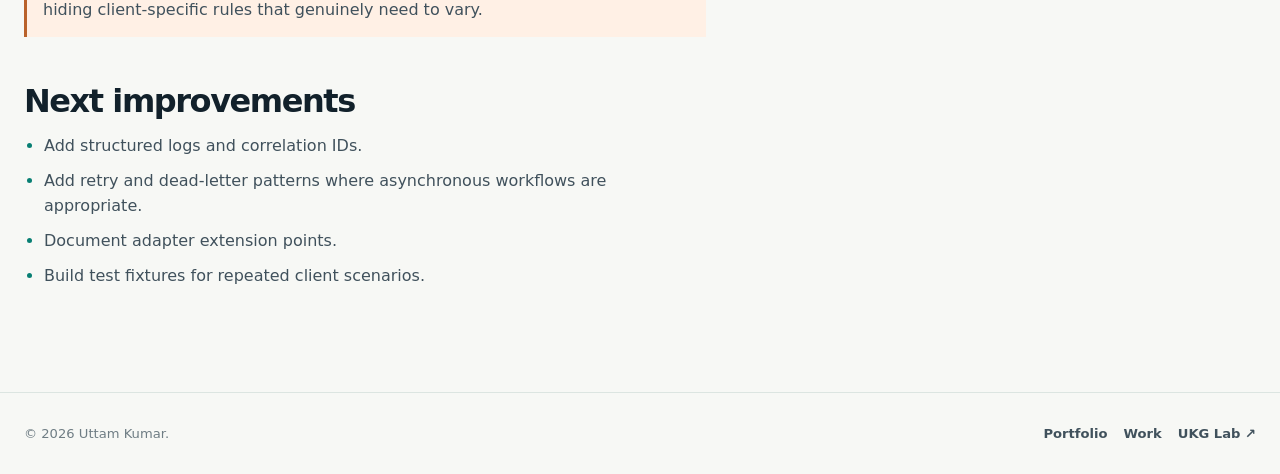
<file: writing/enterprise-integration-adapters/index.html>
<!doctype html>
<html lang="en">
<head><meta charset="utf-8"><meta name="viewport" content="width=device-width, initial-scale=1"><meta name="description" content="Lessons from building enterprise integration systems with reusable adapters, validation, error handling, logging, observability, and extension points."><meta name="robots" content="index, follow"><link rel="canonical" href="https://uttam.mycloudcampus.in/writing/enterprise-integration-adapters/"><link rel="icon" href="../../favicon.svg" type="image/svg+xml"><link rel="stylesheet" href="../../assets/site.css"><title>Lessons from Building Enterprise Integration Systems | Uttam Kumar</title></head>
<body><a class="skip-link" href="#main-content">Skip to content</a><header class="site-header"><div class="container nav"><a class="brand" href="../../" aria-label="Uttam Kumar home"><span class="brand-mark" aria-hidden="true">UK</span><span><span class="brand-name">Uttam Kumar</span><span class="brand-role">Software Engineer</span></span></a><button class="nav-toggle" type="button" aria-label="Open navigation" aria-expanded="false"><span></span><span></span><span></span></button><nav class="nav-links" aria-label="Primary navigation"><a href="../../#about">About</a><a href="../../#experience">Experience</a><a href="../../projects/">Work</a><a href="../../#skills">Skills</a><a href="../">Writing</a><a href="../../resume/">Resume</a></nav><div class="nav-actions"><a class="nav-quiet" href="https://github.com/uttamkumar37" target="_blank" rel="noopener noreferrer">GitHub</a><a class="nav-quiet" href="https://linkedin.com/in/uttamkumar37" target="_blank" rel="noopener noreferrer">LinkedIn</a><button class="theme-toggle" type="button" data-theme-toggle aria-label="Switch theme"><span class="theme-icon" aria-hidden="true">☾</span></button><a class="nav-contact" href="../../#contact">Contact</a></div></div></header><main id="main-content"><section class="article-hero"><div class="container"><span class="eyebrow">Enterprise integrations</span><h1>Lessons from Building Enterprise Integration Systems</h1><div class="article-meta"><span>Java Backend</span><span>Integration architecture</span><span>Engineering note</span></div></div></section><section class="section"><div class="container case-layout"><article class="prose"><h2>Problem</h2><p>Enterprise integrations look simple from the outside: accept data, transform it, call another system, and return a response. In real systems, the hard parts are edge cases, retries, validation, observability, client-specific behavior, and avoiding duplicated implementation.</p><p>This note keeps client and implementation details confidential while explaining backend design lessons that transfer across integration-heavy products.</p><h2>Reuse matters</h2><p>If every client integration is built from scratch, delivery slows down and bugs repeat. A reusable adapter approach helps standardize input validation, payload mapping, error handling, logging, and extension points for client-specific rules.</p><h2>Reliability starts with clear boundaries</h2><p>Integration systems need predictable layers: API contract and validation, transformation and mapping, business rules, external system adapter, error handling and logging, and observability for debugging.</p><h2>What I learned</h2><ul><li>Generic adapters improve delivery speed only when extension points are carefully designed.</li><li>Logging must explain the workflow path without leaking sensitive payloads.</li><li>Error handling should separate client mistakes, downstream failures, and internal bugs.</li><li>Performance improvements often come from reducing repeated work and improving service-level logic, not only database tuning.</li></ul><div class="status-note"><strong>Design principle:</strong> a reusable adapter should remove repeated work without hiding client-specific rules that genuinely need to vary.</div><h2>Next improvements</h2><ul><li>Add structured logs and correlation IDs.</li><li>Add retry and dead-letter patterns where asynchronous workflows are appropriate.</li><li>Document adapter extension points.</li><li>Build test fixtures for repeated client scenarios.</li></ul></article><aside class="side-panel"><h3>Related</h3><dl><div><dt>Focus</dt><dd>Adapters, mapping, reliability</dd></div><div><dt>Audience</dt><dd>Backend and integration engineers</dd></div></dl><div class="button-row" style="margin-top:24px"><a class="button" href="../">All notes</a><a class="button button-primary" href="../../#contact">Connect →</a></div></aside></div></section></main><footer class="site-footer"><div class="container footer-inner"><p>© <span data-year>2026</span> Uttam Kumar.</p><div class="footer-links"><a href="../../">Portfolio</a><a href="../../projects/">Work</a><a href="https://ukglab.com" target="_blank" rel="noopener noreferrer">UKG Lab ↗</a></div></div></footer><script src="../../assets/data/profile.js"></script><script src="../../assets/site.js"></script></body>
</html>
</file>
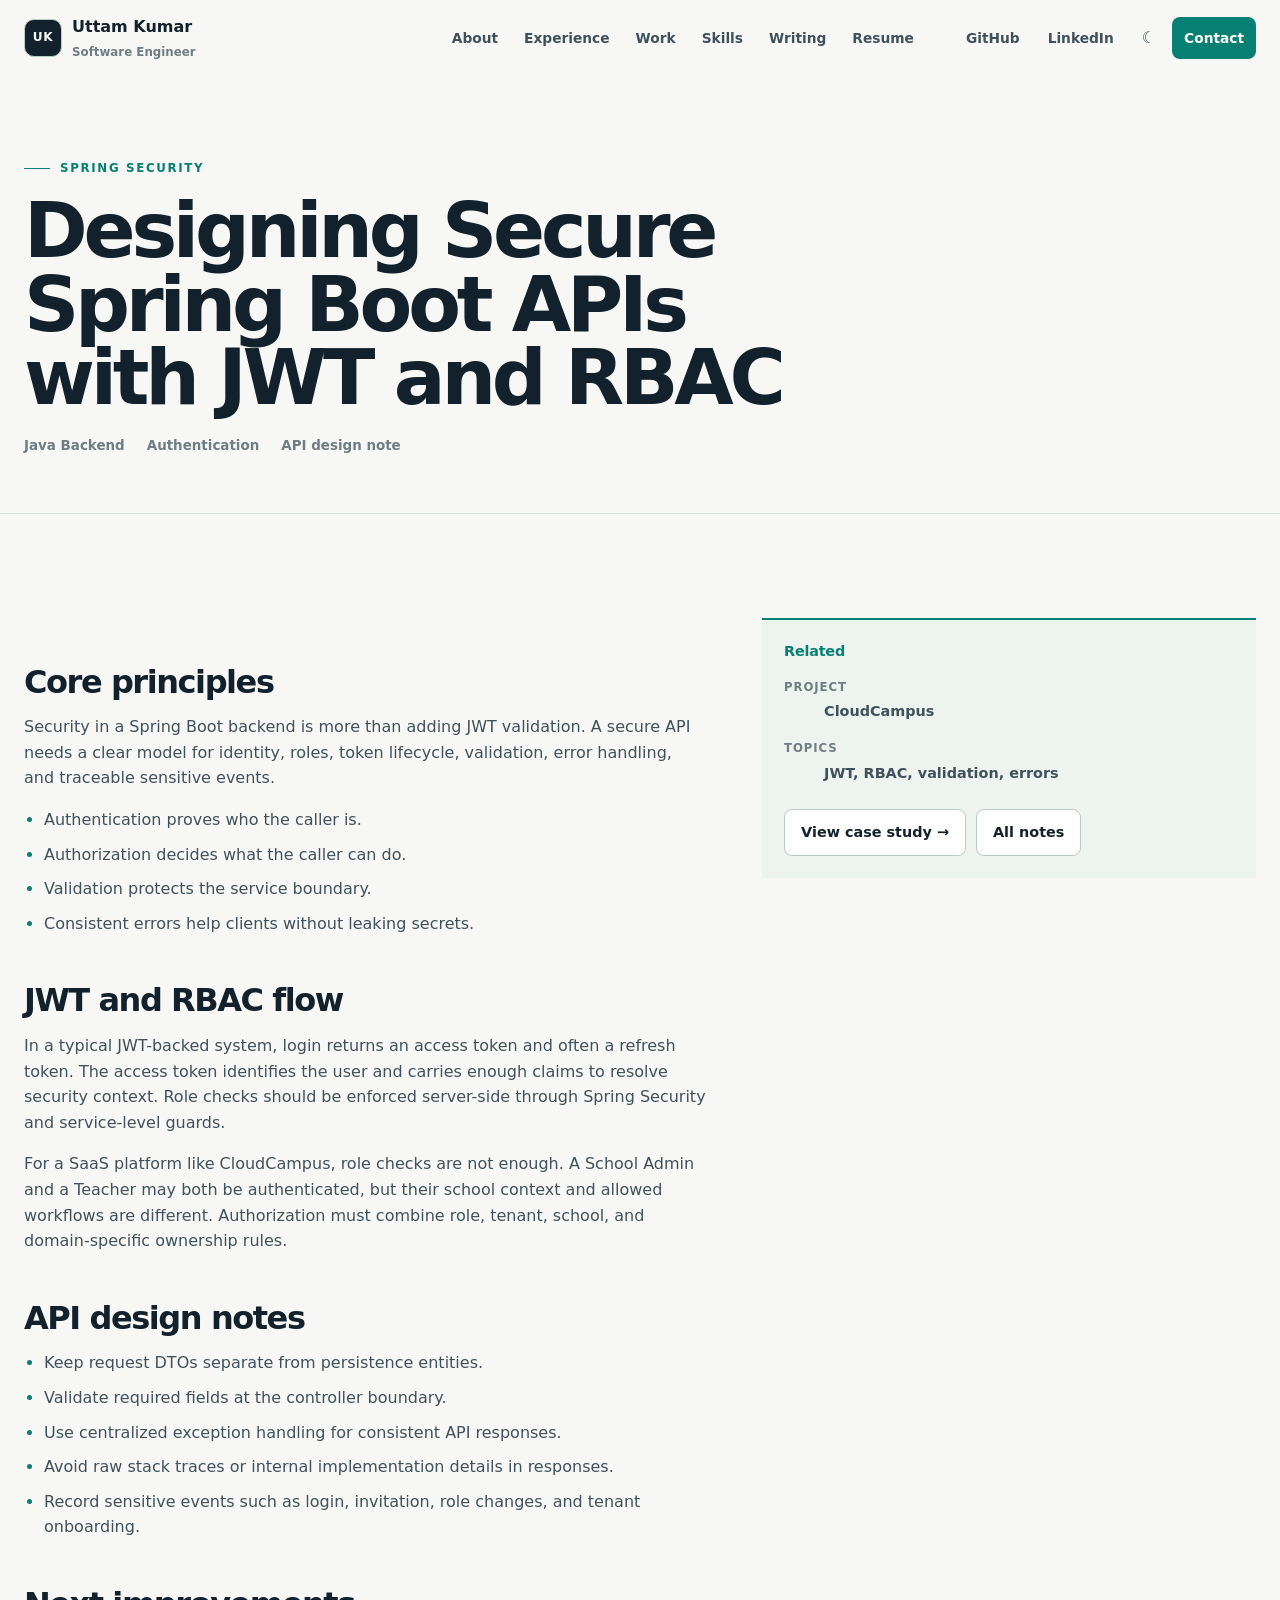
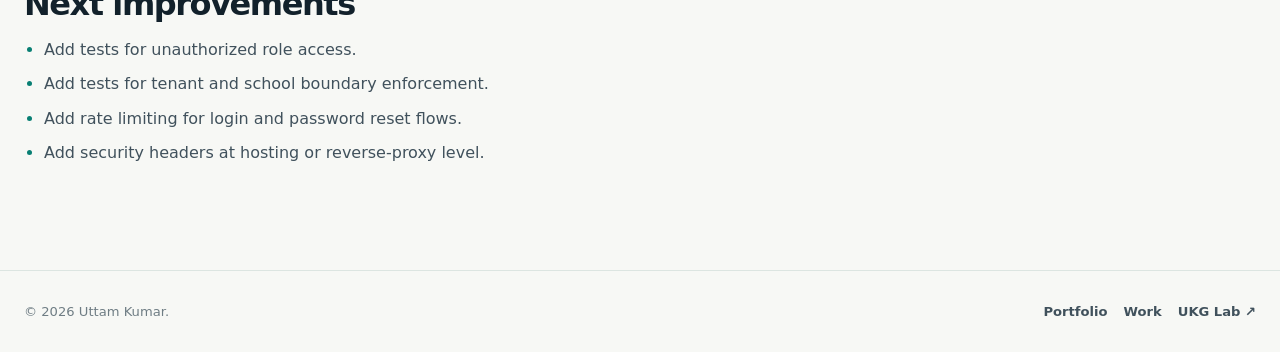
<file: writing/spring-boot-jwt-rbac/index.html>
<!doctype html>
<html lang="en">
<head><meta charset="utf-8"><meta name="viewport" content="width=device-width, initial-scale=1"><meta name="description" content="Practical notes on designing Spring Boot APIs with JWT authentication, RBAC, validation, and audit logging."><meta name="robots" content="index, follow"><link rel="canonical" href="https://uttam.mycloudcampus.in/writing/spring-boot-jwt-rbac/"><link rel="icon" href="../../favicon.svg" type="image/svg+xml"><link rel="stylesheet" href="../../assets/site.css"><title>Designing Secure Spring Boot APIs with JWT and RBAC | Uttam Kumar</title></head>
<body><a class="skip-link" href="#main-content">Skip to content</a><header class="site-header"><div class="container nav"><a class="brand" href="../../" aria-label="Uttam Kumar home"><span class="brand-mark" aria-hidden="true">UK</span><span><span class="brand-name">Uttam Kumar</span><span class="brand-role">Software Engineer</span></span></a><button class="nav-toggle" type="button" aria-label="Open navigation" aria-expanded="false"><span></span><span></span><span></span></button><nav class="nav-links" aria-label="Primary navigation"><a href="../../#about">About</a><a href="../../#experience">Experience</a><a href="../../projects/">Work</a><a href="../../#skills">Skills</a><a href="../">Writing</a><a href="../../resume/">Resume</a></nav><div class="nav-actions"><a class="nav-quiet" href="https://github.com/uttamkumar37" target="_blank" rel="noopener noreferrer">GitHub</a><a class="nav-quiet" href="https://linkedin.com/in/uttamkumar37" target="_blank" rel="noopener noreferrer">LinkedIn</a><button class="theme-toggle" type="button" data-theme-toggle aria-label="Switch theme"><span class="theme-icon" aria-hidden="true">☾</span></button><a class="nav-contact" href="../../#contact">Contact</a></div></div></header><main id="main-content"><section class="article-hero"><div class="container"><span class="eyebrow">Spring Security</span><h1>Designing Secure Spring Boot APIs with JWT and RBAC</h1><div class="article-meta"><span>Java Backend</span><span>Authentication</span><span>API design note</span></div></div></section><section class="section"><div class="container case-layout"><article class="prose"><h2>Core principles</h2><p>Security in a Spring Boot backend is more than adding JWT validation. A secure API needs a clear model for identity, roles, token lifecycle, validation, error handling, and traceable sensitive events.</p><ul><li>Authentication proves who the caller is.</li><li>Authorization decides what the caller can do.</li><li>Validation protects the service boundary.</li><li>Consistent errors help clients without leaking secrets.</li></ul><h2>JWT and RBAC flow</h2><p>In a typical JWT-backed system, login returns an access token and often a refresh token. The access token identifies the user and carries enough claims to resolve security context. Role checks should be enforced server-side through Spring Security and service-level guards.</p><p>For a SaaS platform like CloudCampus, role checks are not enough. A School Admin and a Teacher may both be authenticated, but their school context and allowed workflows are different. Authorization must combine role, tenant, school, and domain-specific ownership rules.</p><h2>API design notes</h2><ul><li>Keep request DTOs separate from persistence entities.</li><li>Validate required fields at the controller boundary.</li><li>Use centralized exception handling for consistent API responses.</li><li>Avoid raw stack traces or internal implementation details in responses.</li><li>Record sensitive events such as login, invitation, role changes, and tenant onboarding.</li></ul><h2>Next improvements</h2><ul><li>Add tests for unauthorized role access.</li><li>Add tests for tenant and school boundary enforcement.</li><li>Add rate limiting for login and password reset flows.</li><li>Add security headers at hosting or reverse-proxy level.</li></ul></article><aside class="side-panel"><h3>Related</h3><dl><div><dt>Project</dt><dd>CloudCampus</dd></div><div><dt>Topics</dt><dd>JWT, RBAC, validation, errors</dd></div></dl><div class="button-row" style="margin-top:24px"><a class="button button-primary" href="../../projects/cloudcampus/">View case study →</a><a class="button" href="../">All notes</a></div></aside></div></section></main><footer class="site-footer"><div class="container footer-inner"><p>© <span data-year>2026</span> Uttam Kumar.</p><div class="footer-links"><a href="../../">Portfolio</a><a href="../../projects/">Work</a><a href="https://ukglab.com" target="_blank" rel="noopener noreferrer">UKG Lab ↗</a></div></div></footer><script src="../../assets/data/profile.js"></script><script src="../../assets/site.js"></script></body>
</html>
</file>
<file: assets/site.css>
:root {
  color-scheme: light;
  --bg: #f7f8f5;
  --surface: #ffffff;
  --surface-muted: #edf3ef;
  --surface-strong: #12212b;
  --ink: #12212b;
  --ink-soft: #40515c;
  --ink-muted: #6f7d84;
  --border: #dce5e1;
  --border-strong: #b8cbc4;
  --accent: #087f73;
  --accent-hover: #056258;
  --accent-soft: #e4f3ed;
  --warm: #b9622b;
  --warm-soft: #fff0e5;
  --success: #16734a;
  --shadow-sm: 0 8px 24px rgba(18, 33, 43, 0.06);
  --shadow-lg: 0 26px 70px rgba(18, 33, 43, 0.12);
  --max: 1240px;
  --nav-height: 76px;
  font-family: Inter, ui-sans-serif, system-ui, -apple-system, BlinkMacSystemFont, "Segoe UI", sans-serif;
}

[data-theme="dark"] {
  color-scheme: dark;
  --bg: #0d171b;
  --surface: #142228;
  --surface-muted: #1a2b31;
  --surface-strong: #f4f7f3;
  --ink: #f4f7f3;
  --ink-soft: #c0cfca;
  --ink-muted: #8ea09e;
  --border: #2a3d42;
  --border-strong: #496166;
  --accent: #55c7ae;
  --accent-hover: #8be0ca;
  --accent-soft: #173a38;
  --warm: #f2a36d;
  --warm-soft: #3b2920;
  --success: #7dd3a7;
  --shadow-sm: 0 8px 24px rgba(0, 0, 0, 0.16);
  --shadow-lg: 0 28px 80px rgba(0, 0, 0, 0.28);
}

* { box-sizing: border-box; }

html { scroll-behavior: smooth; }

body {
  margin: 0;
  background: var(--bg);
  color: var(--ink);
  line-height: 1.6;
  -webkit-font-smoothing: antialiased;
  text-rendering: optimizeLegibility;
}

body.nav-open { overflow: hidden; }

a { color: inherit; text-decoration: none; }

img { display: block; max-width: 100%; }

button, a { -webkit-tap-highlight-color: transparent; }

button { font: inherit; }

:focus-visible {
  outline: 3px solid var(--warm);
  outline-offset: 4px;
}

::selection { background: var(--accent); color: #ffffff; }

.skip-link {
  position: fixed;
  left: 16px;
  top: -100px;
  z-index: 300;
  background: var(--surface-strong);
  color: var(--bg);
  padding: 10px 14px;
  font-weight: 800;
}

.skip-link:focus { top: 16px; }

.container {
  width: min(var(--max), calc(100% - 48px));
  margin-inline: auto;
}

.narrow { max-width: 760px; }

.section {
  padding: 104px 0;
  scroll-margin-top: calc(var(--nav-height) + 20px);
}

.section-band {
  border-block: 1px solid var(--border);
  background: var(--surface-muted);
}

.section-dark {
  background: var(--surface-strong);
  color: var(--bg);
}

.section-heading { max-width: 820px; }

.eyebrow {
  display: inline-flex;
  align-items: center;
  gap: 10px;
  margin-bottom: 16px;
  color: var(--accent);
  font-size: 0.74rem;
  font-weight: 850;
  letter-spacing: 0.14em;
  text-transform: uppercase;
}

.eyebrow::before {
  content: "";
  width: 26px;
  height: 1px;
  background: currentColor;
}

h1, h2, h3, p, ul, dl { margin: 0; }

h1, h2, h3 { text-wrap: balance; }

h1 {
  max-width: 800px;
  font-size: clamp(3.2rem, 8vw, 6.8rem);
  line-height: 0.96;
  letter-spacing: -0.055em;
}

h2 {
  max-width: 760px;
  font-size: clamp(2.05rem, 4.2vw, 4rem);
  line-height: 1.02;
  letter-spacing: -0.045em;
}

h3 {
  font-size: 1.15rem;
  line-height: 1.25;
  letter-spacing: -0.015em;
}

.section-copy,
.lead {
  margin-top: 20px;
  max-width: 720px;
  color: var(--ink-soft);
  font-size: clamp(1rem, 1.25vw, 1.15rem);
  line-height: 1.7;
}

.section-dark .section-copy,
.section-dark .lead { color: #c6d5d0; }

.muted { color: var(--ink-muted); }

.link {
  color: var(--accent);
  font-weight: 800;
  text-decoration: underline;
  text-decoration-thickness: 1px;
  text-underline-offset: 4px;
}

.link:hover { color: var(--accent-hover); }

.site-header {
  position: sticky;
  top: 0;
  z-index: 100;
  min-height: var(--nav-height);
  border-bottom: 1px solid transparent;
  background: color-mix(in srgb, var(--bg) 86%, transparent);
  backdrop-filter: blur(18px);
  transition: border-color 180ms ease, box-shadow 180ms ease;
}

.site-header.scrolled {
  border-color: var(--border);
  box-shadow: var(--shadow-sm);
}

.nav {
  min-height: var(--nav-height);
  display: flex;
  align-items: center;
  gap: 28px;
}

.brand {
  display: inline-flex;
  align-items: center;
  gap: 10px;
  min-width: max-content;
  font-weight: 850;
}

.brand-mark {
  display: grid;
  width: 38px;
  height: 38px;
  place-items: center;
  border: 1px solid var(--border-strong);
  border-radius: 10px;
  background: var(--surface-strong);
  color: var(--bg);
  font-size: 0.76rem;
  letter-spacing: 0.04em;
}

.brand-name { line-height: 1.1; }

.brand-role {
  display: block;
  margin-top: 3px;
  color: var(--ink-muted);
  font-size: 0.74rem;
  font-weight: 650;
}

.nav-links {
  display: flex;
  align-items: center;
  justify-content: center;
  gap: 2px;
  margin-left: auto;
}

.nav-links a,
.nav-actions a,
.nav-actions button {
  min-height: 42px;
  display: inline-flex;
  align-items: center;
  justify-content: center;
  border: 1px solid transparent;
  border-radius: 8px;
  color: var(--ink-soft);
  font-size: 0.86rem;
  font-weight: 750;
  padding: 9px 11px;
  transition: color 160ms ease, background 160ms ease, border-color 160ms ease, transform 160ms ease;
}

.nav-links a:hover,
.nav-actions a:hover,
.nav-actions button:hover {
  color: var(--ink);
  background: var(--surface-muted);
}

.nav-actions {
  display: flex;
  align-items: center;
  gap: 4px;
}

.nav-actions .nav-quiet { display: inline-flex; }

.nav-actions .nav-contact,
.button-primary {
  border-color: transparent;
  background: var(--accent);
  color: #ffffff;
}

.nav-actions .nav-contact:hover,
.button-primary:hover {
  background: var(--accent-hover);
  color: #ffffff;
  transform: translateY(-1px);
}

.theme-toggle {
  cursor: pointer;
  background: transparent;
}

.theme-icon { font-size: 1rem; line-height: 1; }

.nav-toggle {
  display: none;
  width: 44px;
  height: 44px;
  margin-left: auto;
  border: 1px solid var(--border);
  border-radius: 8px;
  background: var(--surface);
  color: var(--ink);
  cursor: pointer;
}

.nav-toggle span {
  display: block;
  width: 18px;
  height: 2px;
  margin: 4px auto;
  background: currentColor;
  transition: transform 160ms ease, opacity 160ms ease;
}

.nav-toggle.active span:nth-child(1) { transform: translateY(6px) rotate(45deg); }
.nav-toggle.active span:nth-child(2) { opacity: 0; }
.nav-toggle.active span:nth-child(3) { transform: translateY(-6px) rotate(-45deg); }

.button-row {
  display: flex;
  align-items: center;
  flex-wrap: wrap;
  gap: 10px;
}

.button {
  min-height: 46px;
  display: inline-flex;
  align-items: center;
  justify-content: center;
  gap: 8px;
  border: 1px solid var(--border-strong);
  border-radius: 8px;
  background: var(--surface);
  color: var(--ink);
  cursor: pointer;
  font-size: 0.9rem;
  font-weight: 820;
  padding: 11px 16px;
  transition: transform 160ms ease, border-color 160ms ease, background 160ms ease, color 160ms ease;
}

.button:hover { transform: translateY(-2px); border-color: var(--accent); }
.button-secondary { border-color: var(--accent); background: var(--accent-soft); color: var(--accent); }
.button-ghost { border-color: transparent; background: transparent; color: var(--ink-soft); }
.button-ghost:hover { background: var(--surface-muted); color: var(--ink); }
.button-warm { border-color: transparent; background: var(--warm); color: #ffffff; }
.button-warm:hover { background: #9d4f20; color: #ffffff; }

.hero {
  padding: 72px 0 96px;
  border-bottom: 1px solid var(--border);
}

.hero-grid {
  display: grid;
  grid-template-columns: minmax(0, 1.12fr) minmax(320px, 0.88fr);
  gap: clamp(42px, 8vw, 120px);
  align-items: center;
}

.hero-kicker {
  display: inline-flex;
  align-items: center;
  gap: 9px;
  margin-bottom: 24px;
  color: var(--accent);
  font-size: 0.8rem;
  font-weight: 850;
  letter-spacing: 0.12em;
  text-transform: uppercase;
}

.hero-kicker::before {
  content: "";
  width: 9px;
  height: 9px;
  border-radius: 50%;
  background: var(--success);
  box-shadow: 0 0 0 5px color-mix(in srgb, var(--success) 18%, transparent);
}

.hero-title { margin-top: 12px; }

.hero-statement {
  max-width: 650px;
  margin-top: 24px;
  color: var(--ink-soft);
  font-size: clamp(1.3rem, 2.35vw, 2rem);
  line-height: 1.25;
  letter-spacing: -0.025em;
}

.hero-copy .lead { max-width: 620px; }

.hero-actions { margin-top: 32px; }

.hero-socials {
  display: flex;
  flex-wrap: wrap;
  gap: 18px;
  margin-top: 20px;
  color: var(--ink-muted);
  font-size: 0.88rem;
  font-weight: 750;
}

.hero-socials a:hover { color: var(--accent); }

.portrait-wrap { position: relative; max-width: 430px; margin-left: auto; }

.portrait-wrap::before {
  content: "";
  position: absolute;
  left: -18px;
  top: 28px;
  width: 56px;
  height: 56px;
  border-left: 2px solid var(--warm);
  border-top: 2px solid var(--warm);
}

.portrait-frame {
  position: relative;
  overflow: hidden;
  aspect-ratio: 4 / 5;
  border: 1px solid var(--border-strong);
  border-radius: 12px;
  background: var(--surface-muted);
  box-shadow: var(--shadow-lg);
}

.portrait-frame img { width: 100%; height: 100%; object-fit: cover; object-position: center 18%; }

.portrait-caption {
  position: absolute;
  right: -26px;
  bottom: 24px;
  width: min(250px, 65%);
  border: 1px solid var(--border-strong);
  border-radius: 8px;
  background: var(--surface);
  box-shadow: var(--shadow-sm);
  padding: 16px;
}

.portrait-caption strong { display: block; font-size: 0.94rem; }
.portrait-caption span { display: block; margin-top: 4px; color: var(--ink-muted); font-size: 0.78rem; line-height: 1.4; }

.metric-strip {
  display: grid;
  grid-template-columns: repeat(4, minmax(0, 1fr));
  border-block: 1px solid var(--border);
}

.metric-item {
  min-height: 132px;
  padding: 26px 24px;
  border-right: 1px solid var(--border);
}

.metric-item:last-child { border-right: 0; }
.metric-value { color: var(--ink); font-size: 1.24rem; font-weight: 850; line-height: 1.15; }
.metric-label { margin-top: 8px; color: var(--ink-muted); font-size: 0.84rem; line-height: 1.4; }

.about-grid {
  display: grid;
  grid-template-columns: minmax(0, 1.1fr) minmax(260px, 0.9fr);
  gap: 64px;
  align-items: start;
  margin-top: 42px;
}

.about-copy p + p { margin-top: 18px; }

.signal-list {
  display: grid;
  gap: 0;
  border-top: 1px solid var(--border);
}

.signal-list div {
  display: grid;
  grid-template-columns: 132px 1fr;
  gap: 18px;
  padding: 16px 0;
  border-bottom: 1px solid var(--border);
}

.signal-list dt { color: var(--ink-muted); font-size: 0.76rem; font-weight: 850; letter-spacing: 0.08em; text-transform: uppercase; }
.signal-list dd { margin: 0; color: var(--ink-soft); font-size: 0.92rem; font-weight: 700; }

.timeline { position: relative; display: grid; gap: 28px; margin-top: 44px; }

.timeline::before { content: ""; position: absolute; left: 10px; top: 12px; bottom: 12px; width: 1px; background: var(--border-strong); }

.timeline-item { position: relative; display: grid; grid-template-columns: 190px 1fr; gap: 38px; padding-left: 40px; }

.timeline-item::before {
  content: "";
  position: absolute;
  left: 5px;
  top: 8px;
  width: 11px;
  height: 11px;
  border: 3px solid var(--bg);
  border-radius: 50%;
  background: var(--accent);
  box-shadow: 0 0 0 1px var(--accent);
}

.timeline-time { color: var(--ink-muted); font-size: 0.84rem; font-weight: 800; line-height: 1.4; }
.timeline-company { margin-top: 8px; color: var(--ink); font-size: 1rem; font-weight: 850; }
.timeline-role { color: var(--accent); font-size: 0.9rem; font-weight: 750; }
.timeline-content h3 { font-size: 1.4rem; }
.timeline-content p { max-width: 700px; margin-top: 10px; color: var(--ink-soft); }
.timeline-list { display: grid; gap: 8px; margin-top: 16px; padding: 0; list-style: none; color: var(--ink-soft); }
.timeline-list li { position: relative; padding-left: 18px; }
.timeline-list li::before { content: ""; position: absolute; left: 0; top: 0.72em; width: 5px; height: 5px; border-radius: 50%; background: var(--warm); }
.tag-list { display: flex; flex-wrap: wrap; gap: 7px; margin-top: 18px; padding: 0; list-style: none; }
.tag { display: inline-flex; border: 1px solid var(--border); border-radius: 999px; background: var(--surface-muted); color: var(--ink-soft); font-size: 0.76rem; font-weight: 750; padding: 5px 9px; }

.work-grid { display: grid; grid-template-columns: repeat(3, minmax(0, 1fr)); gap: 16px; margin-top: 42px; }

.work-card {
  display: flex;
  min-height: 100%;
  flex-direction: column;
  border: 1px solid var(--border);
  background: var(--surface);
  padding: 24px;
  transition: transform 180ms ease, border-color 180ms ease, box-shadow 180ms ease;
}

.work-card:hover { transform: translateY(-4px); border-color: var(--border-strong); box-shadow: var(--shadow-sm); }
.work-card.featured { grid-column: span 2; background: var(--surface-strong); color: var(--bg); }
.work-card.featured p, .work-card.featured .work-meta, .work-card.featured .tag { color: #c6d5d0; }
.work-card.featured .tag { border-color: #486761; background: #1a3838; }
.work-card.featured .work-link { color: var(--warm); }
.work-card h3 { font-size: 1.35rem; }
.work-meta { display: flex; justify-content: space-between; gap: 14px; color: var(--ink-muted); font-size: 0.78rem; font-weight: 800; letter-spacing: 0.08em; text-transform: uppercase; }
.work-card p { margin-top: 14px; color: var(--ink-soft); }
.work-highlights { display: grid; gap: 6px; margin-top: 18px; padding: 0; color: var(--ink-soft); font-size: 0.9rem; list-style: none; }
.work-highlights li { position: relative; padding-left: 16px; }
.work-highlights li::before { content: ""; position: absolute; left: 0; top: 0.67em; width: 5px; height: 5px; border-radius: 50%; background: var(--accent); }
.work-links { display: flex; flex-wrap: wrap; gap: 14px; margin-top: auto; padding-top: 24px; }
.work-link { color: var(--accent); font-size: 0.84rem; font-weight: 850; }
.work-link:hover { color: var(--accent-hover); text-decoration: underline; text-underline-offset: 4px; }

.expertise-grid { display: grid; grid-template-columns: repeat(5, minmax(0, 1fr)); gap: 1px; margin-top: 42px; border: 1px solid var(--border); background: var(--border); }

.expertise-group { min-height: 230px; background: var(--surface); padding: 24px 20px; }
.expertise-group h3 { color: var(--accent); font-size: 0.9rem; }
.expertise-group ul { display: grid; gap: 9px; margin-top: 18px; padding: 0; color: var(--ink-soft); font-size: 0.9rem; list-style: none; }
.expertise-group li { position: relative; padding-left: 15px; }
.expertise-group li::before { content: ""; position: absolute; left: 0; top: 0.7em; width: 4px; height: 4px; border-radius: 50%; background: var(--warm); }

.feature-grid { display: grid; grid-template-columns: minmax(0, 0.84fr) minmax(0, 1.16fr); gap: 56px; align-items: center; margin-top: 42px; }
.feature-copy h3 { font-size: 1.75rem; }
.feature-copy p { margin-top: 14px; color: #c6d5d0; }
.feature-copy .tag-list { margin-top: 24px; }
.feature-media { overflow: hidden; border: 1px solid #385255; border-radius: 10px; background: #1a2d31; }
.feature-media img { width: 100%; aspect-ratio: 16 / 10; object-fit: cover; object-position: top left; }

.writing-grid { display: grid; grid-template-columns: repeat(3, minmax(0, 1fr)); gap: 16px; margin-top: 42px; }
.writing-card { display: flex; flex-direction: column; min-height: 220px; border-top: 2px solid var(--accent); background: var(--surface); padding: 22px; }
.writing-card .writing-type { color: var(--accent); font-size: 0.75rem; font-weight: 850; letter-spacing: 0.09em; text-transform: uppercase; }
.writing-card h3 { margin-top: 18px; font-size: 1.2rem; }
.writing-card p { margin-top: 12px; color: var(--ink-soft); }
.writing-card a { margin-top: auto; padding-top: 22px; color: var(--accent); font-size: 0.86rem; font-weight: 850; }

.lab-callout { display: flex; align-items: center; justify-content: space-between; gap: 28px; margin-top: 28px; border-top: 1px solid var(--border); padding-top: 28px; }
.lab-callout h3 { font-size: 1.3rem; }
.lab-callout p { margin-top: 6px; color: var(--ink-soft); }

.education-grid { display: grid; grid-template-columns: minmax(0, 1.1fr) repeat(2, minmax(0, 0.9fr)); gap: 16px; margin-top: 42px; }
.education-item { border: 1px solid var(--border); background: var(--surface); padding: 24px; }
.education-item h3 { font-size: 1.22rem; }
.education-item p { margin-top: 9px; color: var(--ink-soft); }
.education-item .education-meta { color: var(--accent); font-size: 0.8rem; font-weight: 850; }
.proof-line { margin-top: 18px; color: var(--ink); font-size: 1rem; font-weight: 850; }

.cta {
  border-top: 1px solid var(--border);
  background: var(--surface-muted);
}

.cta-grid { display: flex; align-items: end; justify-content: space-between; gap: 40px; }
.cta-grid h2 { max-width: 680px; }
.cta-grid .lead { max-width: 660px; }
.cta-actions { flex: 0 0 auto; }

.site-footer { border-top: 1px solid var(--border); padding: 30px 0; }
.footer-inner { display: flex; align-items: center; justify-content: space-between; gap: 20px; flex-wrap: wrap; }
.footer-inner p { color: var(--ink-muted); font-size: 0.82rem; }
.footer-links { display: flex; flex-wrap: wrap; gap: 16px; color: var(--ink-soft); font-size: 0.82rem; font-weight: 750; }
.footer-links a:hover { color: var(--accent); }

.page-hero { padding: 78px 0 72px; border-bottom: 1px solid var(--border); }
.page-hero h1 { max-width: 900px; font-size: clamp(2.8rem, 6vw, 5.6rem); }
.page-hero .lead { max-width: 760px; }
.page-actions { margin-top: 28px; }

.filter-bar { display: flex; flex-wrap: wrap; gap: 8px; margin-top: 30px; }
.filter-button { border: 1px solid var(--border); border-radius: 999px; background: var(--surface); color: var(--ink-soft); cursor: pointer; font-size: 0.82rem; font-weight: 800; padding: 8px 12px; }
.filter-button:hover, .filter-button.active { border-color: var(--accent); background: var(--accent-soft); color: var(--accent); }
.filter-empty { display: none; margin-top: 24px; color: var(--ink-muted); }

.project-list { display: grid; grid-template-columns: repeat(2, minmax(0, 1fr)); gap: 16px; margin-top: 34px; }
.project-list .work-card { min-height: 300px; }

.article-hero { padding: 74px 0 56px; border-bottom: 1px solid var(--border); }
.article-hero h1 { max-width: 880px; font-size: clamp(2.6rem, 6vw, 5.6rem); }
.article-meta { display: flex; flex-wrap: wrap; gap: 10px 22px; margin-top: 20px; color: var(--ink-muted); font-size: 0.84rem; font-weight: 750; }
.case-layout { display: grid; grid-template-columns: minmax(0, 1.16fr) minmax(240px, 0.84fr); gap: 56px; align-items: start; }
.prose { max-width: 780px; }
.prose h2 { margin-top: 48px; font-size: 2rem; }
.prose h3 { margin-top: 28px; font-size: 1.3rem; }
.prose p { margin-top: 16px; color: var(--ink-soft); }
.prose ul { display: grid; gap: 9px; margin-top: 16px; padding-left: 20px; color: var(--ink-soft); }
.prose li::marker { color: var(--accent); }
.prose img { margin-top: 24px; border: 1px solid var(--border); border-radius: 8px; }
.side-panel { position: sticky; top: calc(var(--nav-height) + 24px); border-top: 2px solid var(--accent); background: var(--surface-muted); padding: 22px; }
.side-panel h3 { color: var(--accent); font-size: 0.9rem; }
.side-panel dl { display: grid; gap: 16px; margin-top: 18px; }
.side-panel dt { color: var(--ink-muted); font-size: 0.73rem; font-weight: 850; letter-spacing: 0.08em; text-transform: uppercase; }
.side-panel dd { margin-top: 4px; color: var(--ink-soft); font-size: 0.9rem; font-weight: 700; }
.gallery { display: grid; grid-template-columns: repeat(2, minmax(0, 1fr)); gap: 16px; margin-top: 28px; }
.gallery figure { margin: 0; border: 1px solid var(--border); background: var(--surface); }
.gallery img { width: 100%; aspect-ratio: 16 / 10; object-fit: cover; object-position: top left; }
.gallery figcaption { padding: 12px 14px; color: var(--ink-soft); font-size: 0.84rem; }
.status-note { margin-top: 24px; border-left: 3px solid var(--warm); background: var(--warm-soft); color: var(--ink-soft); padding: 14px 16px; }
.status-note strong { color: var(--ink); }

.notes-list { display: grid; grid-template-columns: repeat(3, minmax(0, 1fr)); gap: 16px; margin-top: 42px; }
.notes-list .writing-card { min-height: 260px; }

.resume-box { display: grid; grid-template-columns: 1fr auto; gap: 32px; align-items: center; border: 1px solid var(--border); background: var(--surface); padding: 30px; }
.resume-box h2 { font-size: 2rem; }
.resume-box p { max-width: 690px; margin-top: 12px; color: var(--ink-soft); }

.not-found { min-height: 70vh; display: grid; place-items: center; text-align: center; }
.not-found h1 { font-size: clamp(4rem, 14vw, 9rem); }
.not-found p { margin-top: 16px; color: var(--ink-soft); }
.not-found .button-row { justify-content: center; margin-top: 26px; }

.reveal { animation: rise-in 500ms ease both; }
@keyframes rise-in { from { opacity: 0; transform: translateY(10px); } to { opacity: 1; transform: translateY(0); } }

@media (max-width: 1080px) {
  .nav-links { gap: 0; }
  .nav-actions .nav-quiet { display: none; }
  .expertise-grid { grid-template-columns: repeat(3, minmax(0, 1fr)); }
  .education-grid { grid-template-columns: 1fr 1fr; }
  .education-item:first-child { grid-column: 1 / -1; }
}

@media (max-width: 820px) {
  :root { --nav-height: 68px; }
  .container { width: min(var(--max), calc(100% - 32px)); }
  .section { padding: 76px 0; }
  .nav-toggle { display: block; }
  .nav-links {
    position: fixed;
    inset: var(--nav-height) 16px auto;
    display: none;
    align-items: stretch;
    flex-direction: column;
    border: 1px solid var(--border);
    background: var(--surface);
    box-shadow: var(--shadow-lg);
    padding: 8px;
  }
  .nav-links.open { display: flex; }
  .nav-links a { justify-content: flex-start; padding: 12px; }
  .nav-actions { margin-left: 0; }
  .nav-actions .nav-quiet { display: none; }
  .hero { padding: 54px 0 70px; }
  .hero-grid, .about-grid, .feature-grid, .case-layout { grid-template-columns: 1fr; gap: 38px; }
  .portrait-wrap { width: min(360px, 82vw); margin-inline: auto; }
  .portrait-caption { right: -12px; }
  .metric-strip { grid-template-columns: repeat(2, minmax(0, 1fr)); }
  .metric-item:nth-child(2) { border-right: 0; }
  .metric-item:nth-child(-n + 2) { border-bottom: 1px solid var(--border); }
  .work-grid, .writing-grid, .notes-list { grid-template-columns: repeat(2, minmax(0, 1fr)); }
  .work-card.featured { grid-column: 1 / -1; }
  .expertise-grid { grid-template-columns: repeat(2, minmax(0, 1fr)); }
  .cta-grid { display: grid; grid-template-columns: 1fr; gap: 24px; align-items: start; }
  .side-panel { position: static; }
  .project-list { grid-template-columns: 1fr; }
  .resume-box { grid-template-columns: 1fr; }
}

@media (max-width: 540px) {
  h1 { font-size: clamp(2.9rem, 15vw, 4.6rem); }
  h2 { font-size: 2.45rem; }
  .brand-role { display: none; }
  .nav-actions { gap: 0; }
  .nav-actions .theme-toggle { padding-inline: 8px; }
  .hero { padding-top: 42px; }
  .hero-statement { font-size: 1.3rem; }
  .button-row .button { width: 100%; }
  .hero-socials { gap: 14px; }
  .metric-item { min-height: 112px; padding: 20px 16px; }
  .signal-list div { grid-template-columns: 1fr; gap: 5px; }
  .timeline-item { grid-template-columns: 1fr; gap: 10px; padding-left: 32px; }
  .timeline::before { left: 7px; }
  .timeline-item::before { left: 2px; }
  .work-grid, .writing-grid, .notes-list, .education-grid, .expertise-grid, .gallery { grid-template-columns: 1fr; }
  .education-item:first-child { grid-column: auto; }
  .work-card.featured { grid-column: auto; }
  .lab-callout { align-items: flex-start; flex-direction: column; }
  .resume-box, .side-panel { padding: 20px; }
  .article-hero, .page-hero { padding: 52px 0 46px; }
}

@media (prefers-reduced-motion: reduce) {
  *, *::before, *::after {
    scroll-behavior: auto !important;
    animation-duration: 0.01ms !important;
    animation-iteration-count: 1 !important;
    transition-duration: 0.01ms !important;
  }
}
</file>
